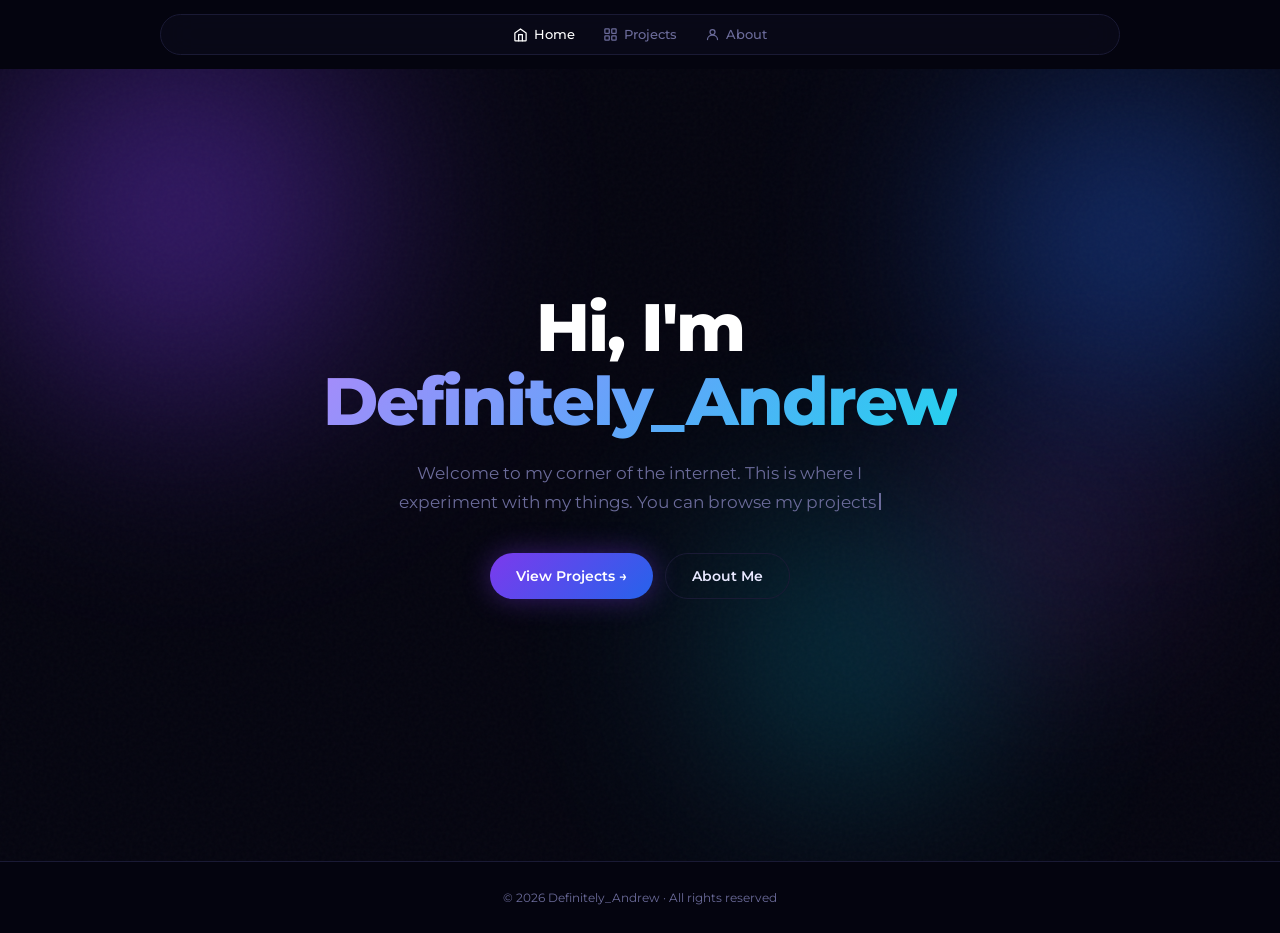
<file: index.html>
<!DOCTYPE html>
<html lang="en">
<head>
    <meta charset="UTF-8">
    <meta name="viewport" content="width=device-width, initial-scale=1.0">
    <title>Home | Definitely_Andrew</title>
    <link rel="preconnect" href="https://fonts.googleapis.com">
    <link rel="preconnect" href="https://fonts.gstatic.com" crossorigin>
    <link href="https://fonts.googleapis.com/css2?family=Montserrat:wght@300;400;500;600;700;800&display=swap" rel="stylesheet">
    <link rel="stylesheet" href="css/style.css">
    <style>
        .hero-typing {
            white-space: nowrap;
        }
        .hero-typing::after {
            content: '';
            display: inline-block;
            height: 1em;
            margin-left: 3px;
            border-right: 2px solid currentColor;
            vertical-align: -0.1em;
            animation: typing-caret 0.8s steps(1) infinite;
        }
        @keyframes typing-caret {
            50% { border-color: transparent; }
        }
        @media (prefers-reduced-motion: reduce) {
            .hero-typing::after { animation: none; }
        }
    </style>
</head>
<body>

    <!-- NAVBAR -->
    <div class="navbar-wrap">
        <nav>
            <ul class="nav-links">
                <li>
                    <a href="index.html" class="nav-active">
                        <svg class="nav-icon" viewBox="0 0 24 24" fill="none" stroke="currentColor" stroke-width="2" stroke-linecap="round" stroke-linejoin="round" aria-hidden="true">
                            <path d="M3 9.75L12 3l9 6.75V21a1 1 0 0 1-1 1H4a1 1 0 0 1-1-1V9.75z"/>
                            <path d="M9 22V12h6v10"/>
                        </svg>
                        Home
                    </a>
                </li>
                <li>
                    <a href="projects.html">
                        <svg class="nav-icon" viewBox="0 0 24 24" fill="none" stroke="currentColor" stroke-width="2" stroke-linecap="round" stroke-linejoin="round" aria-hidden="true">
                            <rect x="3" y="3" width="7" height="7" rx="1"/>
                            <rect x="14" y="3" width="7" height="7" rx="1"/>
                            <rect x="3" y="14" width="7" height="7" rx="1"/>
                            <rect x="14" y="14" width="7" height="7" rx="1"/>
                        </svg>
                        Projects
                    </a>
                </li>
                <li>
                    <a href="about.html">
                        <svg class="nav-icon" viewBox="0 0 24 24" fill="none" stroke="currentColor" stroke-width="2" stroke-linecap="round" stroke-linejoin="round" aria-hidden="true">
                            <circle cx="12" cy="8" r="4"/>
                            <path d="M4 20c0-4 3.6-7 8-7s8 3 8 7"/>
                        </svg>
                        About
                    </a>
                </li>
            </ul>
        </nav>
    </div>

    <!-- HERO -->
    <section class="hero">
        <div class="orb orb-1"></div>
        <div class="orb orb-2"></div>
        <div class="orb orb-3"></div>
        <div class="orb orb-4"></div>

        <div class="hero-content">
            <h1>
                Hi, I'm<br>
                <span class="gradient-text">Definitely_Andrew</span>
            </h1>
            <p>
                Welcome to my corner of the internet. This is where I experiment with my things.
                You can <span class="hero-typing" id="heroTyping">browse my projects</span>
            </p>
            <div class="hero-buttons">
                <a href="projects.html" class="btn-primary">View Projects →</a>
                <a href="about.html" class="btn-secondary">About Me</a>
            </div>
        </div>
    </section>

    <!-- FOOTER -->
    <footer>
        <p>© 2026 Definitely_Andrew · All rights reserved</p>
    </footer>

    <script src="js/version.js"></script>
    <script>
        const typingElement = document.getElementById('heroTyping');
        const typingPhrases = [
            'browse my projects',
            'learn about me',
            "see what i'm doing",
            'just look around'
        ];

        if (!window.matchMedia('(prefers-reduced-motion: reduce)').matches) {
            let phraseIndex = 0;
            let characterIndex = typingPhrases[0].length;
            let deleting = true;

            function typeNextPhrase() {
                const phrase = typingPhrases[phraseIndex];
                typingElement.textContent = phrase.slice(0, characterIndex);

                if (deleting) {
                    characterIndex--;
                    if (characterIndex < 0) {
                        deleting = false;
                        phraseIndex = (phraseIndex + 1) % typingPhrases.length;
                        characterIndex = 0;
                        setTimeout(typeNextPhrase, 350);
                        return;
                    }
                    setTimeout(typeNextPhrase, 45);
                    return;
                }

                characterIndex++;
                if (characterIndex > typingPhrases[phraseIndex].length) {
                    deleting = true;
                    setTimeout(typeNextPhrase, 1600);
                    return;
                }
                setTimeout(typeNextPhrase, 80);
            }

            setTimeout(typeNextPhrase, 1600);
        }
    </script>
</body>
</html>
</file>
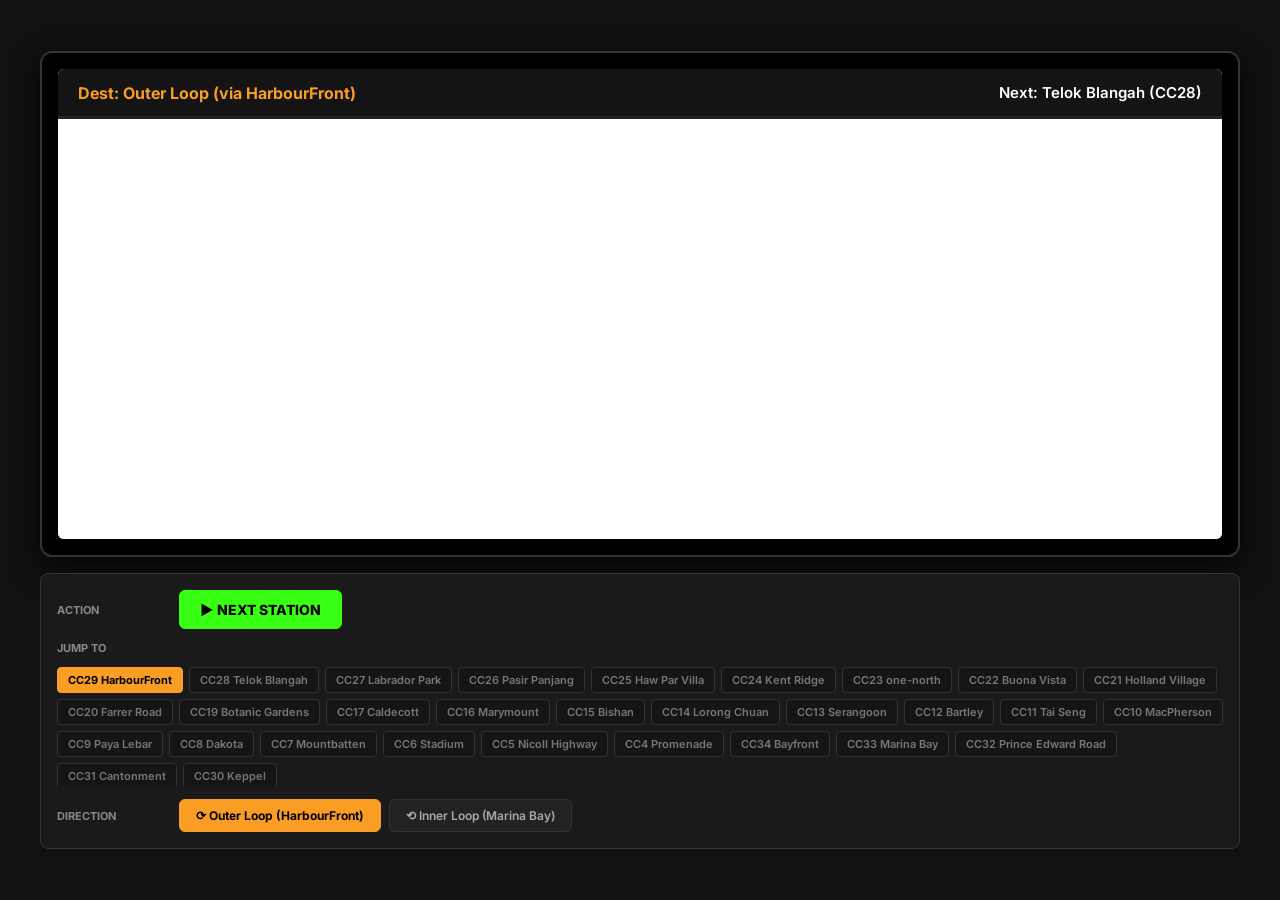
<file: drmd/index.html>
<!DOCTYPE html>
<html lang="en">
<head>
<meta charset="UTF-8">
<meta name="viewport" content="width=device-width, initial-scale=1.0">
<title>TELCSG | CCL Capsule DRMD</title>
<link href="https://fonts.googleapis.com/css2?family=Inter:wght@400;600;700;800&display=swap" rel="stylesheet">
<style>
*, *::before, *::after { box-sizing: border-box; margin: 0; padding: 0; }

body {
    background: #111;
    color: #fff;
    font-family: 'Inter', sans-serif;
    display: flex;
    flex-direction: column;
    align-items: center;
    justify-content: center;
    min-height: 100vh;
    padding: 20px 16px;
    gap: 16px;
}

.drmd-outer {
    width: 100%;
    max-width: 1200px;
    background: #000;
    border-radius: 12px;
    border: 2px solid #333;
    padding: 16px;
    box-shadow: 0 10px 30px rgba(0,0,0,0.8);
}

.drmd-panel {
    background: #ffffff;
    border-radius: 6px;
    overflow: hidden;
    width: 100%;
    display: flex;
    flex-direction: column;
}

.lcd-header {
    background: #141414;
    height: 50px;
    display: flex;
    align-items: center;
    justify-content: space-between;
    padding: 0 20px;
    border-bottom: 3px solid #222;
    flex-shrink: 0;
}
.lcd-dest { font-size: 16px; font-weight: 700; color: #f99d25; }
.lcd-status { font-size: 15px; font-weight: 600; color: #fff; }

.map-container {
    width: 100%;
    background: #ffffff;
    padding: 20px 10px;
    display: flex;
    justify-content: center;
    align-items: center;
}

#mapSvg {
    width: 100%;
    max-width: 1120px;
    height: auto;
    display: block;
}

.controls {
    width: 100%;
    max-width: 1200px;
    background: #1a1a1a;
    padding: 16px;
    border-radius: 8px;
    display: flex;
    flex-direction: column;
    gap: 12px;
    border: 1px solid #333;
}
.ctrl-row { display: flex; align-items: center; gap: 12px; flex-wrap: wrap; }
.ctrl-lbl { font-size: 11px; font-weight: 700; color: #888; text-transform: uppercase; min-width: 110px; }
.btn-grp { display: flex; gap: 8px; flex-wrap: wrap; }
.btn {
    font-family: 'Inter', sans-serif;
    font-size: 12px;
    font-weight: 600;
    padding: 8px 16px;
    border-radius: 6px;
    border: 1px solid #333;
    background: #222;
    color: #aaa;
    cursor: pointer;
}
.btn:hover { background: #2c2c2c; color: #fff; }
.btn.on { background: #f99d25; color: #000; border-color: #f99d25; font-weight: 700; }
.btn-next { background: #39ff14; color: #000; border-color: #39ff14; font-size: 14px; font-weight: 800; padding: 10px 20px; }
.station-scroll { display: flex; gap: 6px; flex-wrap: wrap; max-height: 120px; overflow-y: auto; width: 100%; }
.sbtn {
    font-family: 'Inter', sans-serif;
    font-size: 11px;
    font-weight: 600;
    padding: 5px 10px;
    border-radius: 4px;
    border: 1px solid #333;
    background: #151515;
    color: #777;
    cursor: pointer;
}
.sbtn:hover { background: #222; color: #ccc; }
.sbtn.on { background: #f99d25; color: #000; border-color: #f99d25; font-weight: 700; }
</style>
</head>
<body>

<div class="drmd-outer">
  <div class="drmd-panel">
    <div class="lcd-header">
      <div class="lcd-dest" id="lcdDest">Circle Line</div>
      <div class="lcd-status" id="lcdStatus">Loading...</div>
    </div>
    <div class="map-container">
      <svg id="mapSvg" viewBox="0 0 1120 380" xmlns="http://www.w3.org/2000/svg"></svg>
    </div>
  </div>
</div>

<div class="controls">
  <div class="ctrl-row">
    <span class="ctrl-lbl">Action</span>
    <div class="btn-grp">
      <button class="btn btn-next" onclick="triggerNextStation()">▶ NEXT STATION</button>
    </div>
  </div>
  <div class="ctrl-row">
    <span class="ctrl-lbl">Jump To</span>
    <div class="station-scroll" id="stationBtns"></div>
  </div>
  <div class="ctrl-row">
    <span class="ctrl-lbl">Direction</span>
    <div class="btn-grp">
      <button class="btn on" id="btnCW" onclick="setDir('cw')">⟳ Outer Loop (HarbourFront)</button>
      <button class="btn" id="btnCCW" onclick="setDir('ccw')">⟲ Inner Loop (Marina Bay)</button>
    </div>
  </div>
</div>

<script>
const STATIONS = [
    { c: 'CC29', n: 'HarbourFront',       x: 160, y: 80,  ldir: 1,  ix: ['NE 1'] },
    { c: 'CC27', n: 'Labrador Park',      x: 270, y: 80,  ldir: 1,  ix: [] },
    { c: 'CC25', n: 'Haw Par Villa',      x: 380, y: 80,  ldir: 1,  ix: [] },
    { c: 'CC23', n: 'one-north',          x: 490, y: 80,  ldir: 1,  ix: [] },
    { c: 'CC21', n: 'Holland Village',    x: 600, y: 80,  ldir: 1,  ix: [] },
    { c: 'CC19', n: 'Botanic Gardens',    x: 710, y: 80,  ldir: 1,  ix: ['DT 9'] },
    { c: 'CC16', n: 'Marymount',          x: 840, y: 80,  ldir: 1,  ix: [] },
    { c: 'CC15', n: 'Bishan',             x: 930, y: 80,  ldir: -1, ix: ['NS 17'] },
    { c: 'CC14', n: 'Lorong Chuan',       x: 1040, y: 190, ldir: 0,  ix: [] },
    { c: 'CC13', n: 'Serangoon',          x: 930, y: 300, ldir: -1, ix: ['NE 12'] },
    { c: 'CC11', n: 'Tai Seng',           x: 820, y: 300, ldir: -1, ix: [] },
    { c: 'CC10', n: 'MacPherson',         x: 710, y: 300, ldir: -1, ix: ['DT 26'] },
    { c: 'CC8',  n: 'Dakota',             x: 600, y: 300, ldir: -1, ix: [] },
    { c: 'CC7',  n: 'Mountbatten',        x: 490, y: 300, ldir: -1, ix: [] },
    { c: 'CC5',  n: 'Nicoll Highway',     x: 380, y: 300, ldir: -1, ix: [] },
    { c: 'CC4',  n: 'Promenade',          x: 300, y: 300, ldir: -1, ix: ['DT 15'] },
    { c: 'CC34', n: 'Bayfront',           x: 220, y: 300, ldir: -1, ix: ['DT 16'] },
    { c: 'CC33', n: 'Marina Bay',         x: 160, y: 300, ldir: -1, ix: ['NS 27', 'TE 20'] },
    { c: 'CC32', n: 'Prince Edward Road', x: 105, y: 260, ldir: -1, ix: [] },
    { c: 'CC31', n: 'Cantonment',         x: 70,  y: 190, ldir: 2,  ix: [] },
    { c: 'CC30', n: 'Keppel',             x: 105, y: 120, ldir: -1, ix: [] },

    { c: 'CC28', n: 'Telok Blangah',      x: 215, y: 80,  ldir: -1, ix: [] },
    { c: 'CC26', n: 'Pasir Panjang',      x: 325, y: 80,  ldir: -1, ix: [] },
    { c: 'CC24', n: 'Kent Ridge',         x: 435, y: 80,  ldir: -1, ix: [] },
    { c: 'CC22', n: 'Buona Vista',        x: 545, y: 80,  ldir: -1, ix: ['EW 21'] },
    { c: 'CC20', n: 'Farrer Road',        x: 655, y: 80,  ldir: -1, ix: [] },
    { c: 'CC17', n: 'Caldecott',          x: 785, y: 80,  ldir: -1, ix: ['TE 9'] },
    { c: 'CC12', n: 'Bartley',            x: 875, y: 300, ldir: -1, ix: [] },
    { c: 'CC9',  n: 'Paya Lebar',         x: 655, y: 300, ldir: 1,  ix: ['EW 8'] },
    { c: 'CC6',  n: 'Stadium',            x: 435, y: 300, ldir: 1,  ix: [] },

    { c: 'CC1',  n: 'Dhoby Ghaut',        x: 140, y: 190, ldir: -1, ix: ['NE 6', 'NS 24'], faded: true },
    { c: 'CC2',  n: 'Bras Basah',         x: 210, y: 190, ldir: -1, ix: [], faded: true },
    { c: 'CC3',  n: 'Esplanade',          x: 280, y: 190, ldir: -1, ix: [], faded: true }
];

const LINE_COLORS = {
    CC: '#f99d25', NS: '#d42e12', EW: '#009645', NE: '#9900aa', DT: '#005da9', TE: '#9d5b25'
};

const TRAVEL_SEQUENCE = [
    'CC29','CC28','CC27','CC26','CC25','CC24','CC23','CC22','CC21','CC20','CC19',
    'CC17','CC16','CC15','CC14','CC13','CC12','CC11','CC10','CC9','CC8','CC7',
    'CC6','CC5','CC4','CC34','CC33','CC32','CC31','CC30'
];

let curCode = 'CC29';
let dir = 'cw';

function getSeqIndex(code) { return TRAVEL_SEQUENCE.indexOf(code); }
function getStation(code) { return STATIONS.find(s => s.c === code); }

function nxtIdx(code, d) {
    let i = getSeqIndex(code);
    if (i === -1) return 0;
    if (d === 'cw') {
        return (i + 1) % TRAVEL_SEQUENCE.length;
    } else {
        return (i - 1 + TRAVEL_SEQUENCE.length) % TRAVEL_SEQUENCE.length;
    }
}

function svgEl(tag, attrs, txt) {
    const el = document.createElementNS('http://www.w3.org/2000/svg', tag);
    for (const [k, v] of Object.entries(attrs)) el.setAttribute(k, v);
    if (txt !== undefined) el.textContent = txt;
    return el;
}

function buildMap() {
    const svg = document.getElementById('mapSvg');
    if (!svg) return;
    svg.innerHTML = '';

    const trackGroup = svgEl('g');
    const mainTrack = svgEl('path', {
        d: "M 160 80 L 930 80 A 110 110 0 0 1 1040 190 A 110 110 0 0 1 930 300 L 160 300 A 110 110 0 0 1 50 190 A 110 110 0 0 1 160 80",
        fill: "none", stroke: LINE_COLORS.CC, "stroke-width": "7", "stroke-linecap": "round", "stroke-linejoin": "round"
    });
    trackGroup.appendChild(mainTrack);

    const spurTrack = svgEl('path', {
        d: "M 140 190 L 280 190 C 320 190 300 300 300 300",
        fill: "none", stroke: "#fbe2c5", "stroke-width": "6", "stroke-linecap": "round", opacity: "0.8"
    });
    trackGroup.appendChild(spurTrack);
    svg.appendChild(trackGroup);

    const curSeqI = getSeqIndex(curCode);

    STATIONS.forEach(st => {
        const seqI = getSeqIndex(st.c);
        let state = 'future';
        if (st.c === curCode) {
            state = 'current';
        } else if (st.faded) {
            state = 'faded';
        } else if (seqI !== -1 && curSeqI !== -1) {
            let dist = (seqI - curSeqI + TRAVEL_SEQUENCE.length) % TRAVEL_SEQUENCE.length;
            if (dir === 'cw') {
                state = (dist <= TRAVEL_SEQUENCE.length / 2 && dist > 0) ? 'future' : 'past';
            } else {
                let revDist = (curSeqI - seqI + TRAVEL_SEQUENCE.length) % TRAVEL_SEQUENCE.length;
                state = (revDist <= TRAVEL_SEQUENCE.length / 2 && revDist > 0) ? 'future' : 'past';
            }
        }

        let dotFill = '#39ff14', dotStroke = '#39ff14', dotR = 6, dotStrokeW = 0;
        if (state === 'current') {
            dotFill = '#ff0000'; dotStroke = '#ff0000'; dotR = 9;
        } else if (state === 'future') {
            dotFill = '#39ff14'; dotStroke = '#39ff14';
        } else if (state === 'past') {
            dotFill = '#ffce00'; dotStroke = LINE_COLORS.CC; dotStrokeW = 2.5; dotR = 7;
        } else if (state === 'faded') {
            dotFill = '#fff'; dotStroke = '#fbe2c5'; dotStrokeW = 2;
        }

        svg.appendChild(svgEl('circle', {
            cx: st.x, cy: st.y, r: dotR, fill: dotFill, 
            stroke: dotStroke, 'stroke-width': dotStrokeW
        }));

        drawStationLabels(svg, st);
    });
}

function drawStationLabels(svg, st) {
    const isFaded = st.faded;
    const opacity = isFaded ? '0.4' : '1';
    
    const allCodes = [st.c, ...st.ix];
    let totalPillWidth = 0;
    const pillData = allCodes.map(code => {
        const type = code.substring(0, 2);
        const w = code.length > 4 ? 40 : 34;
        totalPillWidth += w + 4;
        return { text: code, type, w };
    });
    totalPillWidth -= 4;

    let startX = st.x - totalPillWidth / 2;
    let pillY, nameY;
    let textAnchor = "middle";
    let nameX = st.x;

    if (st.ldir === 1) {
        pillY = st.y - 20; nameY = st.y - 32;
    } else if (st.ldir === -1) {
        pillY = st.y + 10; nameY = st.y + 26;
    } else if (st.ldir === 2) {
        startX = st.x - 30 - totalPillWidth;
        pillY = st.y - 8; nameY = st.y + 12;
        nameX = startX + totalPillWidth; textAnchor = "end";
    } else if (st.ldir === 0) {
        startX = st.x + 20;
        pillY = st.y - 8; nameY = st.y + 12;
        nameX = startX; textAnchor = "start";
    }

    let curX = startX;
    pillData.forEach(p => {
        const isCC = p.type === 'CC';
        const bg = LINE_COLORS[p.type] || '#333';
        const fg = isCC ? '#000' : '#fff';

        const g = svgEl('g', { opacity });
        g.appendChild(svgEl('rect', {
            x: curX, y: pillY, width: p.w, height: 15, rx: 7.5, fill: bg
        }));
        
        const txt = svgEl('text', {
            x: curX + p.w / 2, y: pillY + 11,
            'text-anchor': 'middle', 'font-family': 'Inter, sans-serif',
            'font-size': '9', 'font-weight': '700', fill: fg
        });
        txt.textContent = p.text;
        g.appendChild(txt);
        svg.appendChild(g);

        curX += p.w + 4;
    });

    const nameTxt = svgEl('text', {
        x: nameX, y: nameY, 'text-anchor': textAnchor,
        'font-family': 'Inter, sans-serif', 'font-size': '10',
        'font-weight': '600', fill: '#111', opacity
    });
    nameTxt.textContent = st.n;
    svg.appendChild(nameTxt);
}

function updateLED() {
    const nextCode = TRAVEL_SEQUENCE[nxtIdx(curCode, dir)];
    const nxtSt = getStation(nextCode);
    document.getElementById('lcdDest').textContent = dir === 'cw' ? 'Dest: Outer Loop (via HarbourFront)' : 'Dest: Inner Loop (via Marina Bay)';
    document.getElementById('lcdStatus').textContent = `Next: ${nxtSt.n} (${nxtSt.c})`;
}

function triggerNextStation() {
    curCode = TRAVEL_SEQUENCE[nxtIdx(curCode, dir)];
    updateUI();
}

function setDir(d) {
    dir = d;
    document.getElementById('btnCW').classList.toggle('on',  d === 'cw');
    document.getElementById('btnCCW').classList.toggle('on', d === 'ccw');
    updateUI();
}

function buildStationBtns() {
    const wrap = document.getElementById('stationBtns');
    if (!wrap) return;
    wrap.innerHTML = '';
    TRAVEL_SEQUENCE.forEach((code) => {
        const st = getStation(code);
        const b = document.createElement('button');
        b.className = 'sbtn' + (code === curCode ? ' on' : '');
        b.textContent = `${st.c} ${st.n}`;
        b.addEventListener('click', () => {
            curCode = code;
            updateUI();
        });
        wrap.appendChild(b);
    });
}

function updateStationBtns() {
    document.querySelectorAll('#stationBtns .sbtn').forEach((b, i) => {
        b.classList.toggle('on', TRAVEL_SEQUENCE[i] === curCode);
    });
}

function updateUI() {
    updateLED();
    updateStationBtns();
    buildMap();
}

window.addEventListener('DOMContentLoaded', () => {
    buildStationBtns();
    updateUI();
});
</script>
</body>
</html>
</file>
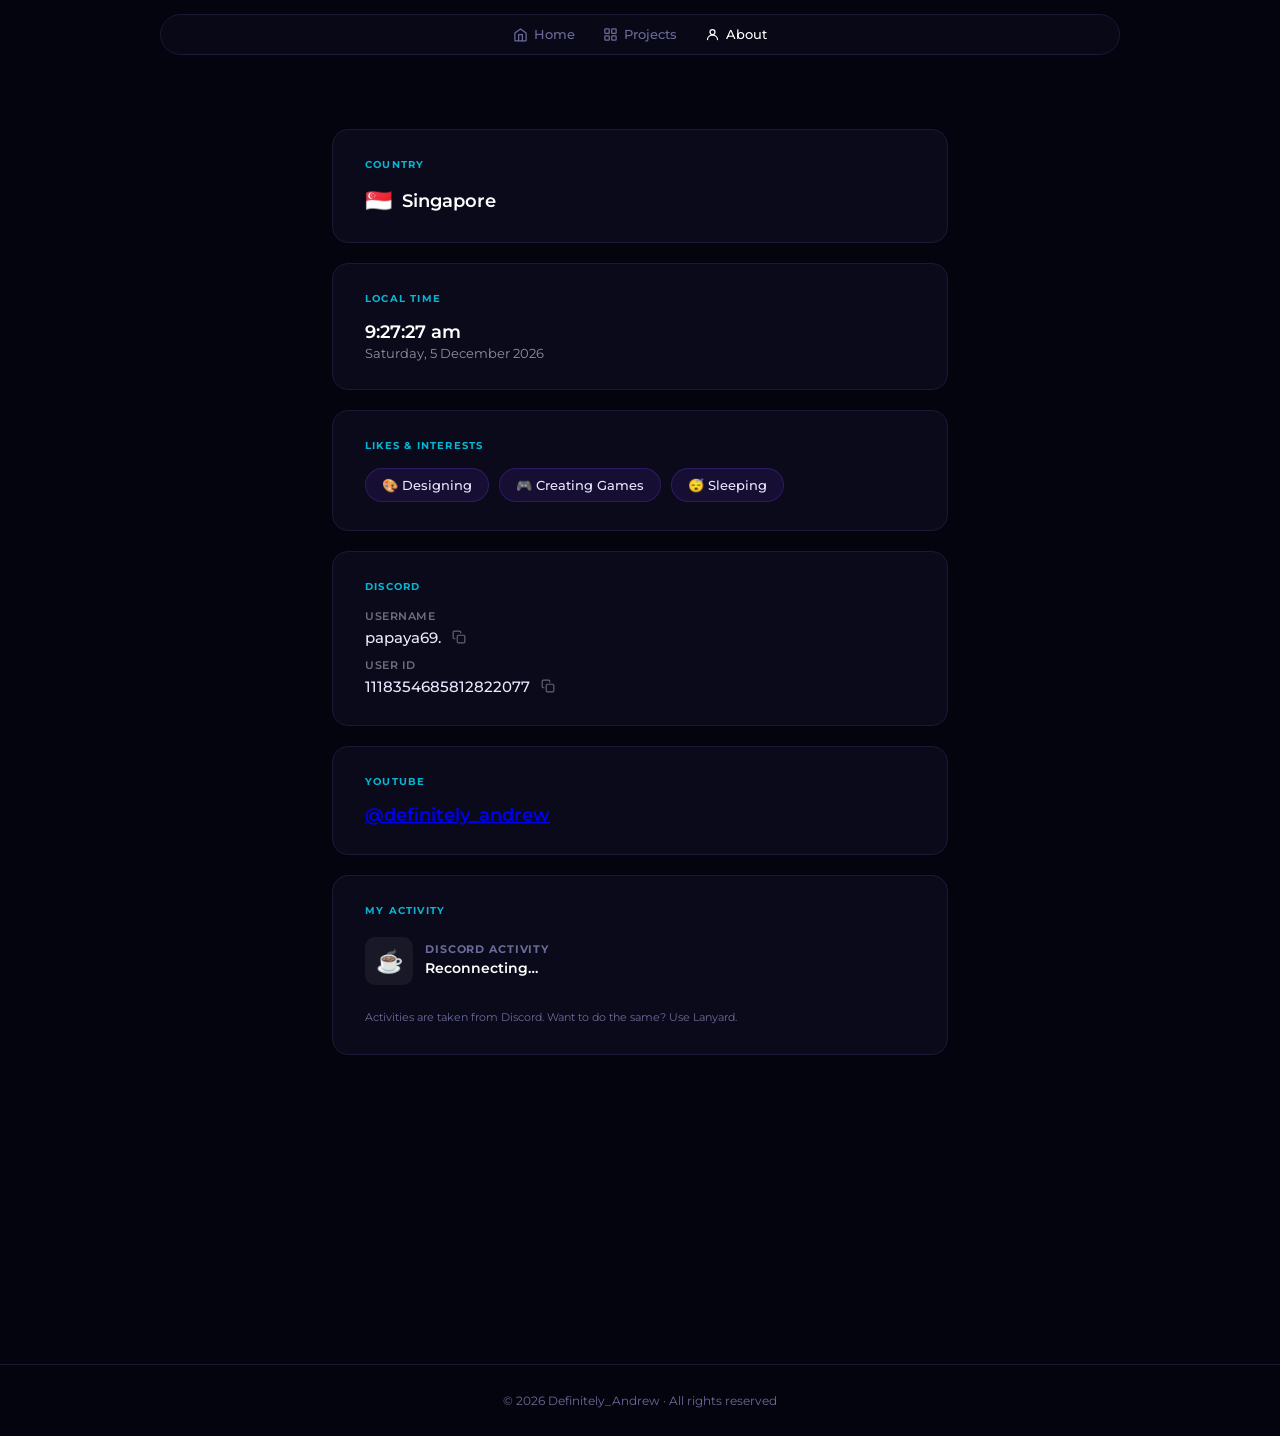
<file: about.html>
<!DOCTYPE html>
<html lang="en">
<head>
    <meta charset="UTF-8">
    <meta name="viewport" content="width=device-width, initial-scale=1.0">
    <title>About | Definitely_Andrew</title>
    <link rel="preconnect" href="https://fonts.googleapis.com">
    <link rel="preconnect" href="https://fonts.gstatic.com" crossorigin>
    <link href="https://fonts.googleapis.com/css2?family=Montserrat:wght@300;400;500;600;700;800&display=swap" rel="stylesheet">
    <link rel="stylesheet" href="css/style.css">
    <style>
        @media (max-width: 480px) {
            .about-card-value { font-size: 15px; }
            .lang-name, .lang-pct { font-size: 12px; }
        }
        .about-card-sub {
            font-size: 13px;
            opacity: 0.6;
            margin-top: 2px;
        }
        .activity-status {
            display: flex;
            align-items: center;
            gap: 12px;
            margin: 4px 0 14px;
        }
        .activity-list {
            display: flex;
            flex-direction: column;
        }
        .activity-item + .activity-item {
            border-top: 1px solid var(--border);
            margin-top: 16px;
            padding-top: 16px;
        }
        .activity-icon {
            width: 48px;
            height: 48px;
            flex: 0 0 48px;
            display: grid;
            place-items: center;
            overflow: hidden;
            border-radius: 10px;
            background: rgba(255,255,255,.06);
            color: var(--muted);
            font-size: 22px;
        }
        .activity-icon img {
            width: 100%;
            height: 100%;
            object-fit: cover;
        }
        .activity-app {
            font-size: 11px;
            font-weight: 700;
            letter-spacing: .08em;
            text-transform: uppercase;
            color: var(--muted);
            margin-bottom: 3px;
        }
        .activity-title {
            font-size: 14px;
            font-weight: 600;
            color: #fff;
        }
        .activity-context {
            font-size: 12px;
            color: var(--muted);
            margin-top: 3px;
        }
        .activity-detail {
            font-size: 12px;
            color: var(--muted);
            margin-top: 3px;
        }
        .activity-track-progress {
            display: flex;
            align-items: center;
            gap: 9px;
            margin: 10px 0;
            font-size: 10px;
            color: var(--muted);
            font-variant-numeric: tabular-nums;
        }
        .activity-progress-track {
            height: 4px;
            flex: 1;
            overflow: hidden;
            border-radius: 9999px;
            background: rgba(255,255,255,.12);
        }
        .activity-progress-fill {
            width: 0;
            height: 100%;
            border-radius: inherit;
            background: #1ed760;
        }
        .activity-actions {
            display: flex;
            flex-wrap: wrap;
            gap: 8px;
        }
        .activity-button {
            display: inline-flex;
            align-items: center;
            font: 600 12px Montserrat, sans-serif;
            color: var(--text);
            background: rgba(255,255,255,.05);
            border: 1px solid var(--border);
            border-radius: 9999px;
            padding: 8px 14px;
            cursor: pointer;
            text-decoration: none;
            transition: background .2s, border-color .2s;
        }
        .activity-button:hover:not(:disabled) {
            background: rgba(255,255,255,.1);
            border-color: var(--border-hover);
        }
        .activity-button:disabled {
            cursor: not-allowed;
            opacity: .5;
        }
        .activity-note {
            margin-top: 10px;
            font-size: 11px;
            line-height: 1.5;
            color: var(--muted);
        }
        .discord-row {
            display: flex;
            flex-direction: column;
            gap: 10px;
            margin-top: 4px;
        }
        .discord-field-label {
            font-size: 11px;
            font-weight: 600;
            opacity: 0.45;
            letter-spacing: 0.05em;
            text-transform: uppercase;
            display: block;
            margin-bottom: 3px;
        }
        .discord-field-value {
            display: flex;
            align-items: center;
            gap: 7px;
            font-size: 15px;
            font-weight: 500;
        }
        .copy-btn {
            background: none;
            border: none;
            cursor: pointer;
            padding: 4px;
            border-radius: 6px;
            color: inherit;
            opacity: 0.4;
            transition: opacity 0.2s, background 0.2s;
            display: flex;
            align-items: center;
            flex-shrink: 0;
        }
        .copy-btn svg {
            width: 14px;
            height: 14px;
        }
        .copy-btn:hover {
            opacity: 0.9;
            background: rgba(255,255,255,0.08);
        }
        .copy-btn.copied {
            opacity: 1;
            color: #48c774;
        }
    </style>
</head>
<body>

    <!-- NAVBAR -->
    <div class="navbar-wrap">
        <nav>
            <ul class="nav-links">
                <li>
                    <a href="index.html">
                        <svg class="nav-icon" viewBox="0 0 24 24" fill="none" stroke="currentColor" stroke-width="2" stroke-linecap="round" stroke-linejoin="round" aria-hidden="true">
                            <path d="M3 9.75L12 3l9 6.75V21a1 1 0 0 1-1 1H4a1 1 0 0 1-1-1V9.75z"/>
                            <path d="M9 22V12h6v10"/>
                        </svg>
                        Home
                    </a>
                </li>
                <li>
                    <a href="projects.html">
                        <svg class="nav-icon" viewBox="0 0 24 24" fill="none" stroke="currentColor" stroke-width="2" stroke-linecap="round" stroke-linejoin="round" aria-hidden="true">
                            <rect x="3" y="3" width="7" height="7" rx="1"/>
                            <rect x="14" y="3" width="7" height="7" rx="1"/>
                            <rect x="3" y="14" width="7" height="7" rx="1"/>
                            <rect x="14" y="14" width="7" height="7" rx="1"/>
                        </svg>
                        Projects
                    </a>
                </li>
                <li>
                    <a href="about.html" class="nav-active">
                        <svg class="nav-icon" viewBox="0 0 24 24" fill="none" stroke="currentColor" stroke-width="2" stroke-linecap="round" stroke-linejoin="round" aria-hidden="true">
                            <circle cx="12" cy="8" r="4"/>
                            <path d="M4 20c0-4 3.6-7 8-7s8 3 8 7"/>
                        </svg>
                        About
                    </a>
                </li>
            </ul>
        </nav>
    </div>

    <!-- ABOUT SECTION -->
    <section class="about-section">
        <div class="about-container">

            <!-- Country -->
            <div class="about-card">
                <div class="about-card-label">Country</div>
                <div class="about-card-value">
                    <span class="flag">🇸🇬</span> Singapore
                </div>
            </div>

            <!-- Local Time -->
            <div class="about-card">
                <div class="about-card-label">Local Time</div>
                <div class="about-card-value" id="sgClock">—</div>
                <div class="about-card-sub" id="sgDate">—</div>
            </div>

            <!-- Likes & Interests -->
            <div class="about-card">
                <div class="about-card-label">Likes &amp; Interests</div>
                <div class="interests-list">
                    <span class="interest-tag">🎨 Designing</span>
                    <span class="interest-tag">🎮 Creating Games</span>
                    <span class="interest-tag">😴 Sleeping</span>
                </div>
            </div>

            <!-- Discord -->
            <div class="about-card">
                <div class="about-card-label">Discord</div>
                <div class="discord-row">
                    <div class="discord-field">
                        <span class="discord-field-label">Username</span>
                        <div class="discord-field-value">
                            <span id="discordUsername">papaya69.</span>
                            <button class="copy-btn" aria-label="Copy username" onclick="copyText('discordUsername', this)">
                                <svg viewBox="0 0 24 24" fill="none" stroke="currentColor" stroke-width="2" stroke-linecap="round" stroke-linejoin="round" aria-hidden="true">
                                    <rect x="9" y="9" width="13" height="13" rx="2"/>
                                    <path d="M5 15H4a2 2 0 0 1-2-2V4a2 2 0 0 1 2-2h9a2 2 0 0 1 2 2v1"/>
                                </svg>
                            </button>
                        </div>
                    </div>
                    <div class="discord-field">
                        <span class="discord-field-label">User ID</span>
                        <div class="discord-field-value">
                            <span id="discordId">1118354685812822077</span>
                            <button class="copy-btn" aria-label="Copy user ID" onclick="copyText('discordId', this)">
                                <svg viewBox="0 0 24 24" fill="none" stroke="currentColor" stroke-width="2" stroke-linecap="round" stroke-linejoin="round" aria-hidden="true">
                                    <rect x="9" y="9" width="13" height="13" rx="2"/>
                                    <path d="M5 15H4a2 2 0 0 1-2-2V4a2 2 0 0 1 2-2h9a2 2 0 0 1 2 2v1"/>
                                </svg>
                            </button>
                        </div>
                    </div>
                </div>
            </div>

            <!-- YouTube -->
            <div class="about-card">
                <div class="about-card-label">YouTube</div>
                <div class="about-card-value">
                    <a href="https://www.youtube.com/@definitely_andrew" target="_blank" rel="noopener noreferrer">@definitely_andrew</a>
                </div>
            </div>

            <!-- My Activity -->
            <div class="about-card">
                <div class="about-card-label">My Activity</div>
                <div class="activity-list" id="activityList" aria-live="polite">
                    <div class="activity-status">
                        <div class="activity-icon" aria-hidden="true">…</div>
                        <div>
                            <div class="activity-app">Discord activity</div>
                            <div class="activity-title">Loading activity…</div>
                        </div>
                    </div>
                </div>
                <p class="activity-note">Activities are taken from Discord. Want to do the same? Use Lanyard.</p>
            </div>

            <!-- Language Proficiency -->
            <div class="about-card">
                <div class="about-card-label">Language Proficiency</div>
                <div class="lang-list">

                    <div class="lang-item">
                        <div class="lang-header">
                            <span class="lang-name">English</span>
                            <span class="lang-pct">100%</span>
                        </div>
                        <div class="lang-bar-bg">
                            <div class="lang-bar-fill" style="--pct: 100%"></div>
                        </div>
                    </div>

                    <div class="lang-item">
                        <div class="lang-header">
                            <span class="lang-name">Chinese</span>
                            <span class="lang-pct">94%</span>
                        </div>
                        <div class="lang-bar-bg">
                            <div class="lang-bar-fill" style="--pct: 94%"></div>
                        </div>
                    </div>

                    <div class="lang-item">
                        <div class="lang-header">
                            <span class="lang-name">Vietnamese</span>
                            <span class="lang-pct">48%</span>
                        </div>
                        <div class="lang-bar-bg">
                            <div class="lang-bar-fill" style="--pct: 48%"></div>
                        </div>
                    </div>

                </div>
            </div>

        </div>
    </section>

    <!-- FOOTER -->
    <footer>
        <p>© 2026 Definitely_Andrew · All rights reserved</p>
    </footer>

    <script src="js/version.js"></script>
    <script>
        // ── COPY TO CLIPBOARD ──
        function copyText(elementId, btn) {
            const text = document.getElementById(elementId).textContent;
            navigator.clipboard.writeText(text).then(() => {
                btn.classList.add('copied');
                btn.innerHTML = `<svg viewBox="0 0 24 24" fill="none" stroke="currentColor" stroke-width="2.5" stroke-linecap="round" stroke-linejoin="round" aria-hidden="true"><polyline points="20 6 9 17 4 12"/></svg>`;
                setTimeout(() => {
                    btn.classList.remove('copied');
                    btn.innerHTML = `<svg viewBox="0 0 24 24" fill="none" stroke="currentColor" stroke-width="2" stroke-linecap="round" stroke-linejoin="round" aria-hidden="true"><rect x="9" y="9" width="13" height="13" rx="2"/><path d="M5 15H4a2 2 0 0 1-2-2V4a2 2 0 0 1 2-2h9a2 2 0 0 1 2 2v1"/></svg>`;
                }, 1800);
            });
        }

        // ── DISCORD ACTIVITY ──
        const LANYARD_USER_ID = '1118354685812822077';
        const activityList = document.getElementById('activityList');
        let displayedActivities = [];
        let lanyardSocket;
        let lanyardHeartbeat;

        function setActivityMessage(app, title, detail, icon = '…') {
            const status = document.createElement('div');
            status.className = 'activity-status';
            const iconElement = document.createElement('div');
            iconElement.className = 'activity-icon';
            iconElement.setAttribute('aria-hidden', 'true');
            iconElement.textContent = icon;
            const content = document.createElement('div');
            const appElement = document.createElement('div');
            appElement.className = 'activity-app';
            appElement.textContent = app;
            const titleElement = document.createElement('div');
            titleElement.className = 'activity-title';
            titleElement.textContent = title;
            const detailElement = document.createElement('div');
            detailElement.className = 'activity-detail';
            detailElement.textContent = detail;
            content.append(appElement, titleElement, detailElement);
            status.append(iconElement, content);
            activityList.replaceChildren(status);
            displayedActivities = [];
        }

        function formatActivityDuration(milliseconds) {
            const totalSeconds = Math.max(0, Math.floor(milliseconds / 1000));
            const hours = Math.floor(totalSeconds / 3600);
            const minutes = Math.floor((totalSeconds % 3600) / 60);
            const seconds = totalSeconds % 60;
            return hours
                ? `${hours}h ${minutes.toString().padStart(2, '0')}m`
                : `${minutes}m ${seconds.toString().padStart(2, '0')}s`;
        }

        function appLabel(name) {
            const normalized = name.toLowerCase();
            if (normalized.includes('visual studio code') || normalized.includes('vs code')) return 'Visual Studio Code';
            if (normalized.includes('roblox studio')) return 'Roblox Studio';
            if (normalized.includes('roblox')) return 'Roblox';
            if (normalized.includes('spotify')) return 'Spotify';
            if (normalized.includes('youtube music') || normalized.includes('yt music')) return 'YouTube Music';
            if (normalized.includes('capcut')) return 'CapCut';
            if (normalized.includes('freeform')) return 'Freeform';
            if (normalized.includes('freebuff')) return 'Freebuff';
            if (normalized.includes('pycharm')) return 'PyCharm CE';
            if (/\b(word|powerpoint|excel|teams)\b/.test(normalized)
                || normalized.includes('microsoft')) {
                return name;
            }
            return null;
        }

        function activityImageUrl(activity, spotify) {
            if (activity.name.toLowerCase().includes('spotify') && spotify?.album_art_url) {
                return spotify.album_art_url;
            }
            const image = activity.assets?.large_image || activity.assets?.small_image;
            if (!image) return null;
            if (/^https?:\/\//i.test(image)) return image;
            if (image.startsWith('mp:external/')) {
                return `https://media.discordapp.net/external/${image.slice('mp:external/'.length)}`;
            }
            return activity.application_id
                ? `https://cdn.discordapp.com/app-assets/${activity.application_id}/${image}.png`
                : null;
        }

        function activityFallbackIcon(app) {
            if (app === 'Visual Studio Code') return '</>';
            if (app === 'Spotify' || app === 'YouTube Music') return '♪';
            if (app === 'CapCut' || app === 'Freeform') return '✦';
            if (app.startsWith('Microsoft') || /\b(word|powerpoint|excel|outlook|onenote|teams|onedrive)\b/i.test(app)) return '▤';
            return '🎮';
        }

        function createActivityElement(activity, spotify) {
            const article = document.createElement('article');
            article.className = 'activity-item';

            const status = document.createElement('div');
            status.className = 'activity-status';
            const icon = document.createElement('div');
            icon.className = 'activity-icon';
            icon.setAttribute('aria-hidden', 'true');
            const fallbackIcon = activityFallbackIcon(activity.app);
            icon.textContent = fallbackIcon;
            const imageUrl = activityImageUrl(activity.source, spotify);
            if (imageUrl) {
                const image = document.createElement('img');
                image.src = imageUrl;
                image.alt = '';
                image.onerror = () => icon.replaceChildren(document.createTextNode(fallbackIcon));
                icon.replaceChildren(image);
            }

            const content = document.createElement('div');
            const appElement = document.createElement('div');
            appElement.className = 'activity-app';
            appElement.textContent = activity.app;
            const titleElement = document.createElement('div');
            titleElement.className = 'activity-title';
            titleElement.textContent = activity.title;
            if (activity.context) {
                const contextElement = document.createElement('div');
                contextElement.className = 'activity-context';
                contextElement.textContent = activity.context;
                content.append(appElement, titleElement, contextElement);
            } else {
                content.append(appElement, titleElement);
            }
            const detailElement = document.createElement('div');
            detailElement.className = 'activity-detail';
            activity.detailElement = detailElement;
            content.append(detailElement);
            status.append(icon, content);
            article.append(status);

            if (activity.isSpotify && activity.start && activity.end) {
                const progress = document.createElement('div');
                progress.className = 'activity-track-progress';
                progress.setAttribute('role', 'progressbar');
                progress.setAttribute('aria-label', 'Song progress');
                progress.setAttribute('aria-valuemin', '0');
                progress.setAttribute('aria-valuemax', '100');
                const elapsed = document.createElement('span');
                const track = document.createElement('div');
                track.className = 'activity-progress-track';
                const progressFill = document.createElement('div');
                progressFill.className = 'activity-progress-fill';
                track.append(progressFill);
                const remaining = document.createElement('span');
                progress.append(elapsed, track, remaining);
                article.append(progress);
                activity.progressElements = { progress, progressFill, elapsed, remaining };
            }

            if (activity.isSpotify && spotify?.track_id) {
                const actions = document.createElement('div');
                actions.className = 'activity-actions';
                const link = document.createElement('a');
                link.className = 'activity-button';
                link.href = `https://open.spotify.com/track/${encodeURIComponent(spotify.track_id)}`;
                link.target = '_blank';
                link.rel = 'noopener noreferrer';
                link.textContent = 'Play on Spotify';
                actions.append(link);
                article.append(actions);
            }

            return article;
        }

        function updateActivityDurations() {
            const now = Date.now();
            for (const activity of displayedActivities) {
                if (activity.progressElements) {
                    const { progress, progressFill, elapsed, remaining } = activity.progressElements;
                    const duration = activity.end - activity.start;
                    const current = Math.min(Math.max(now, activity.start), activity.end);
                    const percent = duration > 0 ? ((current - activity.start) / duration) * 100 : 0;
                    progressFill.style.width = `${percent}%`;
                    progress.setAttribute('aria-valuenow', String(Math.round(percent)));
                    elapsed.textContent = formatActivityDuration(current - activity.start);
                    remaining.textContent = `-${formatActivityDuration(activity.end - current)}`;
                } else if (activity.start) {
                    activity.detailElement.textContent = `Active for ${formatActivityDuration(now - activity.start)}`;
                } else {
                    activity.detailElement.textContent = 'Active now';
                }
            }
        }

        function showActivity(activities, spotify) {
            const visibleActivities = [...activities];
            if (spotify && !visibleActivities.some(item => item.name.toLowerCase().includes('spotify'))) {
                visibleActivities.unshift({
                    name: 'Spotify',
                    details: spotify.song,
                    timestamps: spotify.timestamps
                });
            }
            const supportedActivities = visibleActivities
                .map(activity => ({ activity, app: appLabel(activity.name) }))
                .filter(entry => entry.app);
            if (supportedActivities.length === 0) {
                setActivityMessage('', 'just chilling', '', '☕');
                return;
            }

            displayedActivities = [];
            const rendered = supportedActivities.map(({ activity, app }) => {
                const isSpotify = app === 'Spotify';
                const start = isSpotify
                    ? (spotify?.timestamps?.start || activity.timestamps?.start || null)
                    : (activity.timestamps?.start || null);
                const end = isSpotify
                    ? (spotify?.timestamps?.end || null)
                    : (activity.timestamps?.end || null);
                const title = isSpotify && spotify
                    ? `${spotify.song} — ${spotify.artist}`
                    : (activity.details || activity.state || `On ${app}`);
                const context = app === 'Visual Studio Code' && activity.details && activity.state
                    ? activity.state
                    : null;
                const entry = {
                    app,
                    title,
                    context,
                    start,
                    end,
                    isSpotify,
                    detailElement: null,
                    progressElements: null,
                    source: activity
                };
                const element = createActivityElement(entry, spotify);
                displayedActivities.push(entry);
                return element;
            });
            activityList.replaceChildren(...rendered);
            updateActivityDurations();
        }

        function handleLanyardPresence(presence) {
            if (!presence || !Array.isArray(presence.activities)) {
                setActivityMessage('Discord activity', 'No data available. Sorry!', '', '☕');
                return;
            }
            showActivity(presence.activities, presence.spotify);
        }

        function connectLanyard() {
            lanyardSocket = new WebSocket('wss://api.lanyard.rest/socket');

            lanyardSocket.addEventListener('open', () => {
                setActivityMessage('Discord activity', 'Connecting…');
            });

            lanyardSocket.addEventListener('message', event => {
                let message;
                try {
                    message = JSON.parse(event.data);
                } catch {
                    setActivityMessage('Discord activity', 'Received an invalid update.', '', '☕');
                    return;
                }

                if (message.op === 1) {
                    lanyardSocket.send(JSON.stringify({
                        op: 2,
                        d: { subscribe_to_id: LANYARD_USER_ID }
                    }));
                    clearInterval(lanyardHeartbeat);
                    lanyardHeartbeat = setInterval(() => {
                        if (lanyardSocket.readyState === WebSocket.OPEN) {
                            lanyardSocket.send(JSON.stringify({ op: 3 }));
                        }
                    }, message.d.heartbeat_interval);
                    return;
                }

                if (message.op !== 0) return;
                if (message.t === 'INIT_STATE') {
                    const presence = message.d?.[LANYARD_USER_ID] || message.d;
                    handleLanyardPresence(presence);
                } else if (message.t === 'PRESENCE_UPDATE') {
                    handleLanyardPresence(message.d);
                }
            });

            lanyardSocket.addEventListener('error', () => {
                setActivityMessage('Discord activity', 'Activity connection unavailable.', '', '☕');
            });

            lanyardSocket.addEventListener('close', () => {
                clearInterval(lanyardHeartbeat);
                setActivityMessage('Discord activity', 'Reconnecting…', '', '☕');
                setTimeout(connectLanyard, 5000);
            });
        }

        connectLanyard();
        setInterval(updateActivityDurations, 1000);

        // ── LOCAL CLOCK ──
        function updateSGClock() {
            const now = new Date();

            document.getElementById('sgClock').textContent = now.toLocaleTimeString('en-SG', {
                timeZone: 'Asia/Singapore', hour: 'numeric', minute: '2-digit', second: '2-digit', hour12: true
            });
            document.getElementById('sgDate').textContent = now.toLocaleDateString('en-SG', {
                timeZone: 'Asia/Singapore', weekday: 'long', year: 'numeric', month: 'long', day: 'numeric'
            });
        }

        // ── INIT ──
        updateSGClock();
        setInterval(updateSGClock, 1000);

        window.addEventListener('load', () => {
            const cards = document.querySelectorAll('.about-card');
            requestAnimationFrame(() => {
                requestAnimationFrame(() => {
                    cards.forEach((card, i) => {
                        setTimeout(() => {
                            card.classList.add('visible');
                            card.querySelectorAll('.lang-bar-fill').forEach(bar => {
                                bar.style.width = bar.style.getPropertyValue('--pct') || '0%';
                            });
                        }, i * 200);
                    });
                });
            });
        });
    </script>
</body>
</html>
</file>
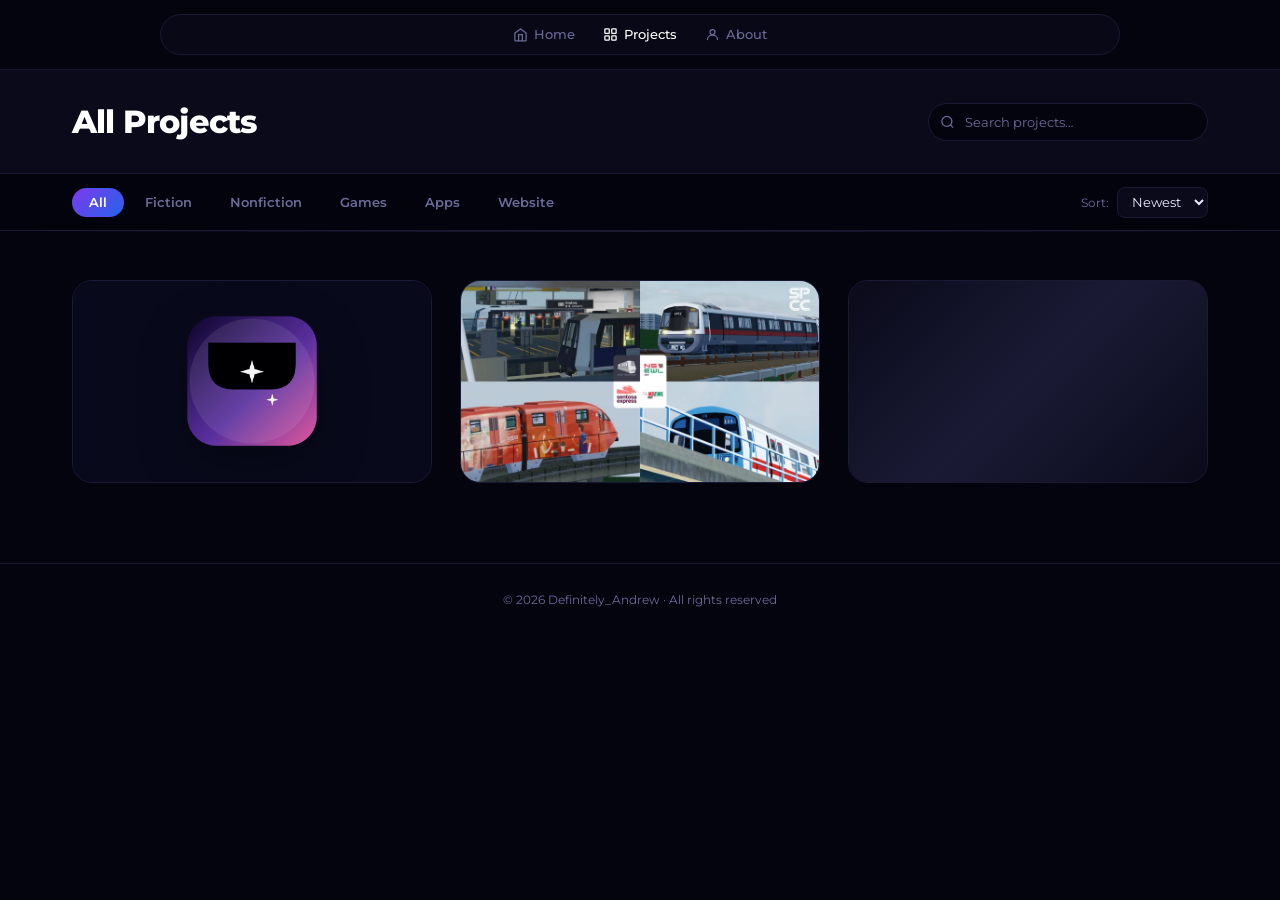
<file: projects.html>
<!DOCTYPE html>
<html lang="en">
<head>
    <meta charset="UTF-8">
    <meta name="viewport" content="width=device-width, initial-scale=1.0">
    <title>Projects | Definitely_Andrew</title>
    <link rel="preconnect" href="https://fonts.googleapis.com">
    <link rel="preconnect" href="https://fonts.gstatic.com" crossorigin>
    <link href="https://fonts.googleapis.com/css2?family=Montserrat:wght@300;400;500;600;700;800&display=swap" rel="stylesheet">
    <link rel="stylesheet" href="css/style.css">
    <style>
        /* card content always visible on touch devices */
        @media (hover: none) {
            .card-content {
                opacity: 1;
                transform: translateY(0);
            }
        }
        @media (max-width: 480px) {
            .page-header-inner { padding: 0 16px; }
            .filter-bar-inner { padding: 8px 12px; }
            .works-container { padding: 0 12px; }
        }
    </style>
</head>
<body>

    <!-- NAVBAR -->
    <div class="navbar-wrap">
        <nav>
            <ul class="nav-links">
                <li>
                    <a href="index.html">
                        <svg class="nav-icon" viewBox="0 0 24 24" fill="none" stroke="currentColor" stroke-width="2" stroke-linecap="round" stroke-linejoin="round" aria-hidden="true">
                            <path d="M3 9.75L12 3l9 6.75V21a1 1 0 0 1-1 1H4a1 1 0 0 1-1-1V9.75z"/>
                            <path d="M9 22V12h6v10"/>
                        </svg>
                        Home
                    </a>
                </li>
                <li>
                    <a href="projects.html" class="nav-active">
                        <svg class="nav-icon" viewBox="0 0 24 24" fill="none" stroke="currentColor" stroke-width="2" stroke-linecap="round" stroke-linejoin="round" aria-hidden="true">
                            <rect x="3" y="3" width="7" height="7" rx="1"/>
                            <rect x="14" y="3" width="7" height="7" rx="1"/>
                            <rect x="3" y="14" width="7" height="7" rx="1"/>
                            <rect x="14" y="14" width="7" height="7" rx="1"/>
                        </svg>
                        Projects
                    </a>
                </li>
                <li>
                    <a href="about.html">
                        <svg class="nav-icon" viewBox="0 0 24 24" fill="none" stroke="currentColor" stroke-width="2" stroke-linecap="round" stroke-linejoin="round" aria-hidden="true">
                            <circle cx="12" cy="8" r="4"/>
                            <path d="M4 20c0-4 3.6-7 8-7s8 3 8 7"/>
                        </svg>
                        About
                    </a>
                </li>
            </ul>
        </nav>
    </div>

    <!-- PAGE HEADER + SEARCH -->
    <section class="page-header" id="works">
        <div class="page-header-inner">
            <div class="page-title-row">
                <h2 class="page-title" id="filter-title">All Projects</h2>
                <div class="search-wrapper">
                    <svg class="search-icon" viewBox="0 0 24 24" fill="none" stroke="currentColor" stroke-width="2">
                        <circle cx="11" cy="11" r="8"/><path d="m21 21-4.35-4.35"/>
                    </svg>
                    <input type="text" id="search-input" class="search-input" placeholder="Search projects…">
                </div>
            </div>
        </div>
    </section>

    <!-- STICKY FILTER + SORT BAR -->
    <div class="filter-bar-wrap" id="filter-bar">
        <div class="filter-bar-inner">
            <div class="filter-tabs">
                <button class="filter-btn active" data-filter="*">All</button>
                <button class="filter-btn" data-filter="fiction">Fiction</button>
                <button class="filter-btn" data-filter="nonfiction">Nonfiction</button>
                <button class="filter-btn" data-filter="games">Games</button>
                <button class="filter-btn" data-filter="apps">Apps</button>
                <button class="filter-btn" data-filter="website">Website</button>
            </div>
            <div class="sort-wrapper">
                <label for="sort-options">Sort:</label>
                <select id="sort-options">
                    <option value="newest">Newest</option>
                    <option value="oldest">Oldest</option>
                    <option value="alphabetical">A–Z</option>
                </select>
            </div>
        </div>
    </div>

    <div class="divider"></div>

    <!-- CARD GRID -->
    <section class="works-section">
        <div class="works-container">
            <div class="works-grid" id="works-grid">

                <div class="card games nonfiction" data-date="2025-11-30" data-title="[SPCC] Singapore Punggol Coast Corporation">
                    <img src="assets/spcc_thehubcover.png" alt="SPCC – Singapore Punggol Coast Corporation cover">
                    <div class="card-content">
                        <h3>[SPCC] Singapore Punggol Coast Corporation</h3>
                        <a href="spcc.html" class="card-btn">→</a>
                    </div>
                </div>

                <div class="card apps website" data-date="2026-10-23" data-title="Roundoff">
                    <div class="roundoff-cover"><img src="assets/roundoff-logo.png" alt="Roundoff app icon"></div>
                    <div class="card-content">
                        <h3>Roundoff</h3>
                        <a href="roundoff.html" class="card-btn" aria-label="Open Roundoff project">→</a>
                    </div>
                </div>

                <div class="card games" data-date="2024-01-01" data-title="Project 3">
                    <div class="card-placeholder"></div>
                    <div class="card-content">
                        <h3>Project 3</h3>
                        <a href="404.html" class="card-btn">→</a>
                    </div>
                </div>

            </div>

            <div class="empty-state" id="empty-state" style="display:none;">
                <p>No projects match your search.</p>
            </div>
        </div>
    </section>

    <!-- FOOTER -->
    <footer>
        <p>© 2026 Definitely_Andrew · All rights reserved</p>
    </footer>

    <script src="js/version.js"></script>
    <script src="js/main.js"></script>
    <script>
        function initCardAnimations() {
            const cards = Array.from(document.querySelectorAll('.card:not(.hidden)'));
            cards.forEach(c => c.classList.remove('visible'));

            requestAnimationFrame(() => {
                requestAnimationFrame(() => {
                    cards.forEach((card, i) => {
                        setTimeout(() => {
                            card.classList.add('visible');
                        }, i * 120);
                    });
                });
            });
        }

        window.addEventListener('load', initCardAnimations);

        // Re-run after filter/sort changes
        document.addEventListener('click', (e) => {
            if (e.target.matches('.filter-btn')) {
                setTimeout(initCardAnimations, 30);
            }
        });
        document.getElementById('sort-options')?.addEventListener('change', () => {
            setTimeout(initCardAnimations, 30);
        });
    </script>
</body>
</html>
</file>
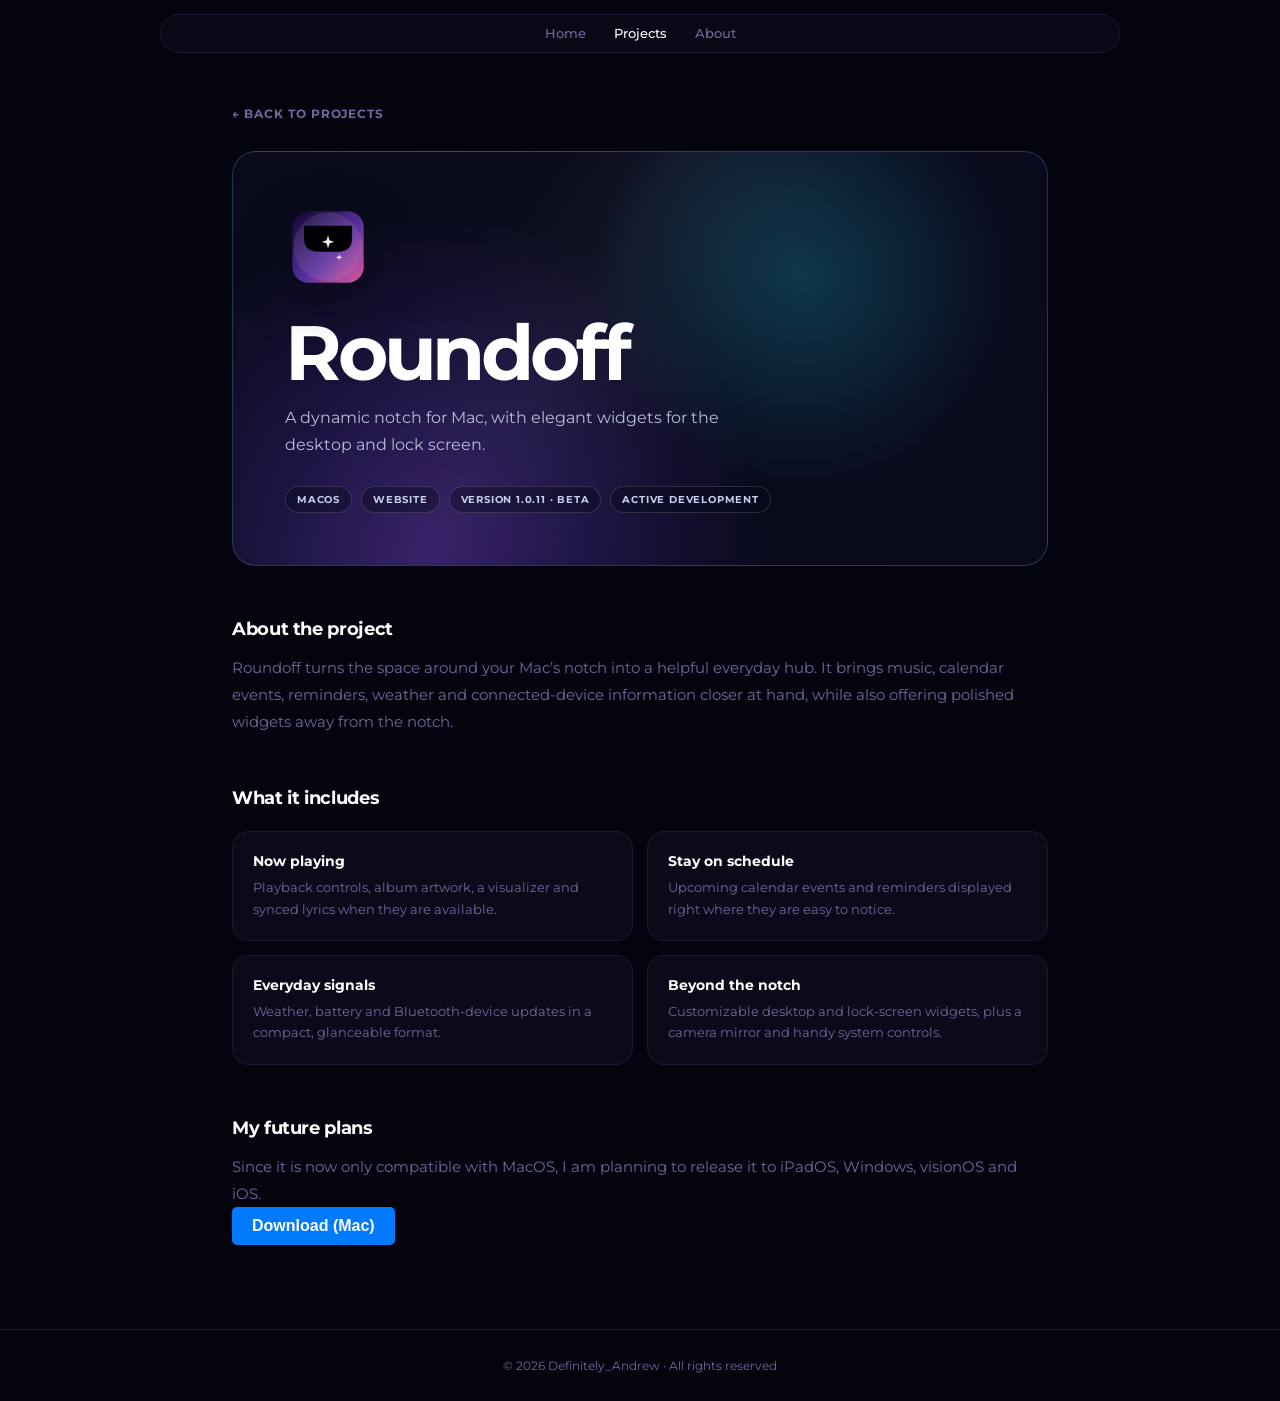
<file: roundoff.html>
<!DOCTYPE html>
<html lang="en">
<head>
    <meta charset="UTF-8">
    <meta name="viewport" content="width=device-width, initial-scale=1.0">
    <title>Roundoff | Definitely_Andrew</title>
    <link rel="preconnect" href="https://fonts.googleapis.com">
    <link rel="preconnect" href="https://fonts.gstatic.com" crossorigin>
    <link href="https://fonts.googleapis.com/css2?family=Montserrat:wght@300;400;500;600;700;800&display=swap" rel="stylesheet">
    <link rel="stylesheet" href="css/style.css">
    <style>
        .roundoff-page { max-width: 880px; margin: 0 auto; padding: 36px 32px 84px; }
        .project-back { display: inline-flex; margin-bottom: 30px; color: var(--muted); font-size: 12px; font-weight: 700; letter-spacing: .08em; text-decoration: none; text-transform: uppercase; transition: color .2s; }
        .project-back:hover { color: #fff; }
        .roundoff-hero { position: relative; overflow: hidden; min-height: 330px; padding: 52px; border: 1px solid rgba(103,232,249,.22); border-radius: 24px; background: radial-gradient(circle at 70% 30%, rgba(34,211,238,.22), transparent 33%), radial-gradient(circle at 25% 95%, rgba(124,58,237,.34), transparent 45%), #090b1d; }
        .roundoff-hero::after { content: ''; position: absolute; inset: 0; background: linear-gradient(125deg, transparent 25%, rgba(255,255,255,.035), transparent 60%); pointer-events: none; }
        .roundoff-brand { position: relative; z-index: 1; max-width: 510px; }
        .roundoff-mark { display: block; width: 86px; height: 86px; margin-bottom: 26px; object-fit: contain; filter: drop-shadow(0 16px 26px rgba(0,0,0,.35)); }
        .roundoff-brand h1 { margin: 0 0 14px; color: #fff; font-size: clamp(2.2rem, 7vw, 4.8rem); letter-spacing: -.055em; line-height: .96; }
        .roundoff-brand p { max-width: 470px; color: #b7bed9; font-size: 16px; line-height: 1.7; }
        .project-meta { position: relative; z-index: 1; display: flex; flex-wrap: wrap; gap: 9px; margin-top: 28px; }
        .meta-pill { border: 1px solid rgba(255,255,255,.14); border-radius: 999px; padding: 6px 11px; color: #c4d0ed; background: rgba(5,8,22,.36); font-size: 10px; font-weight: 700; letter-spacing: .08em; text-transform: uppercase; }
        .project-section { margin-top: 52px; }
        .project-section h2 { margin-bottom: 14px; color: #fff; font-size: 18px; letter-spacing: -.02em; }
        .project-section > p { color: var(--muted); font-size: 15px; line-height: 1.8; }
        .features { display: grid; grid-template-columns: repeat(2, minmax(0, 1fr)); gap: 14px; margin-top: 22px; }
        .feature { padding: 20px; border: 1px solid var(--border); border-radius: 16px; background: var(--surface); }
        .feature h3 { margin-bottom: 7px; color: #fff; font-size: 14px; }
        .feature p { color: var(--muted); font-size: 13px; line-height: 1.65; }
        .status { display: inline-flex; align-items: center; gap: 8px; margin-top: 22px; color: #87f5d1; font-size: 12px; font-weight: 600; }
        .status::before { content: ''; width: 7px; height: 7px; border-radius: 50%; background: #34d399; box-shadow: 0 0 12px #34d399; }
        .btn-redirect {
          display: inline-block;
          background-color: #007bff;
          color: white;
          padding: 10px 20px;
          text-decoration: none;
          border-radius: 5px;
          font-family: sans-serif;
          font-weight: bold;
          text-align: center;
        }
        .btn-redirect:hover {
          background-color: #0056b3; 
        }
        @media (max-width: 640px) { .roundoff-page { padding: 24px 16px 64px; } .roundoff-hero { min-height: 300px; padding: 34px 26px; } .features { grid-template-columns: 1fr; } }
    </style>
</head>
<body>
    <div class="navbar-wrap"><nav><ul class="nav-links"><li><a href="index.html">Home</a></li><li><a href="projects.html" class="nav-active">Projects</a></li><li><a href="about.html">About</a></li></ul></nav></div>
    <main class="roundoff-page">
        <a class="project-back" href="projects.html">← Back to projects</a>
        <section class="roundoff-hero">
            <div class="roundoff-brand"><img class="roundoff-mark" src="assets/roundoff-logo.png" alt="Roundoff app icon"><h1>Roundoff</h1><p>A dynamic notch for Mac, with elegant widgets for the desktop and lock screen.</p></div>
            <div class="project-meta"><span class="meta-pill">macOS</span><span class="meta-pill">Website</span><span class="meta-pill">Version 1.0.11 · Beta</span><span class="meta-pill">Active development</span></div>
        </section>
        <section class="project-section"><h2>About the project</h2><p>Roundoff turns the space around your Mac’s notch into a helpful everyday hub. It brings music, calendar events, reminders, weather and connected-device information closer at hand, while also offering polished widgets away from the notch.</p></section>
        <section class="project-section"><h2>What it includes</h2><div class="features">
            <article class="feature"><h3>Now playing</h3><p>Playback controls, album artwork, a visualizer and synced lyrics when they are available.</p></article>
            <article class="feature"><h3>Stay on schedule</h3><p>Upcoming calendar events and reminders displayed right where they are easy to notice.</p></article>
            <article class="feature"><h3>Everyday signals</h3><p>Weather, battery and Bluetooth-device updates in a compact, glanceable format.</p></article>
            <article class="feature"><h3>Beyond the notch</h3><p>Customizable desktop and lock-screen widgets, plus a camera mirror and handy system controls.</p></article>
        </div>
        </section>
        <section class="project-section"><h2>My future plans</h2><p>Since it is now only compatible with MacOS, I am planning to release it to iPadOS, Windows, visionOS and iOS.</p></section>
        <a href="https://drive.google.com/file/d/169NLFjggn3KgM4rLUZeWK_k4g6HdsJrL/view?usp=sharing" target="_blank" class="btn-redirect">
          Download (Mac)
        </a>

    </main>
    <footer><p>© 2026 Definitely_Andrew · All rights reserved</p></footer>
    <script src="js/version.js"></script>
</body>
</html>
</file>
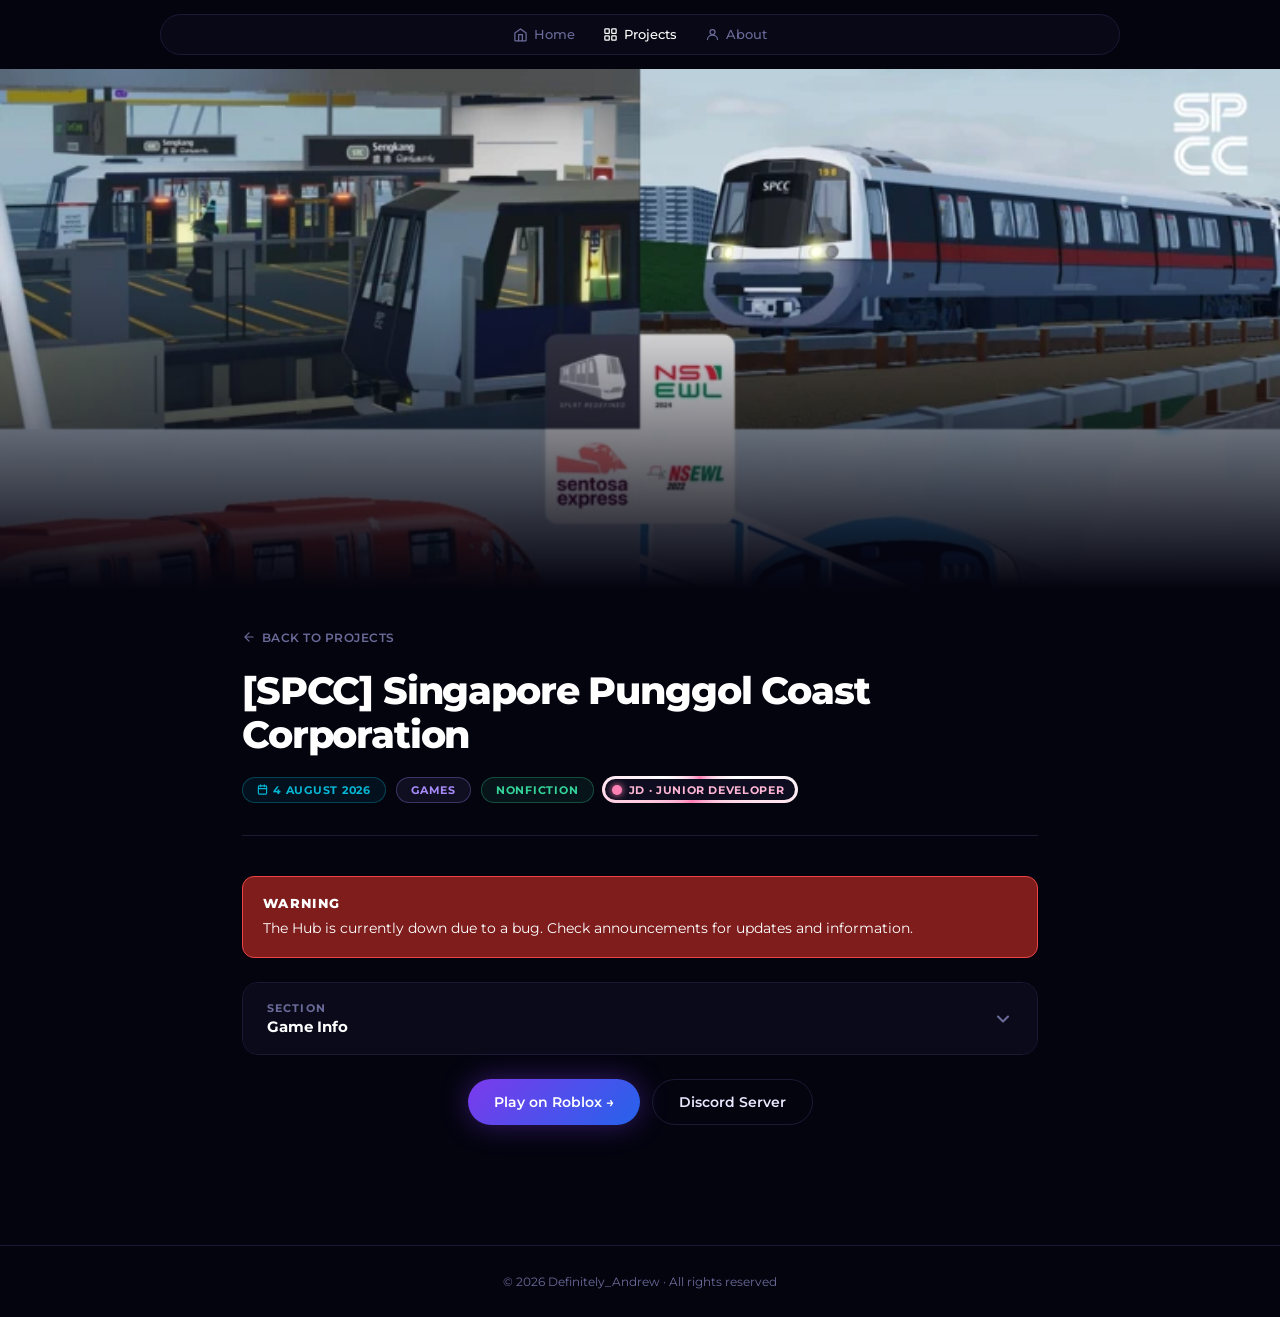
<file: spcc.html>
<!DOCTYPE html>
<html lang="en">
<head>
    <meta charset="UTF-8">
    <meta name="viewport" content="width=device-width, initial-scale=1.0">
    <title>SPCC | Definitely_Andrew</title>
    <link rel="preconnect" href="https://fonts.googleapis.com">
    <link rel="preconnect" href="https://fonts.gstatic.com" crossorigin>
    <link href="https://fonts.googleapis.com/css2?family=Montserrat:wght@300;400;500;600;700;800&display=swap" rel="stylesheet">
    <link rel="stylesheet" href="css/style.css">
    <style>
        /* ── PROJECT PAGE ── */
        .project-hero {
            position: relative;
            width: 100%;
            max-height: 520px;
            overflow: hidden;
            background: var(--surface);
        }
        .project-hero img {
            width: 100%;
            height: 100%;
            object-fit: cover;
            display: block;
        }
        .project-hero::after {
            content: '';
            position: absolute;
            inset: 0;
            background: linear-gradient(to bottom, transparent 40%, var(--bg) 100%);
            pointer-events: none;
        }

        .project-body {
            max-width: 860px;
            margin: 0 auto;
            padding: 0 32px 80px;
        }

        .project-header {
            padding: 40px 0 32px;
            border-bottom: 1px solid var(--border);
            margin-bottom: 40px;
        }

        .hub-warning {
            margin: 0 0 24px;
            padding: 18px 20px;
            border: 1px solid #ef4444;
            border-radius: 12px;
            background: #7f1d1d;
            color: #fff;
            animation: warning-blink 1.2s ease-in-out infinite;
        }
        .hub-warning h2 {
            margin: 0 0 6px;
            font-size: 13px;
            font-weight: 800;
            letter-spacing: .1em;
        }
        .hub-warning p {
            margin: 0;
            font-size: 14px;
            line-height: 1.6;
        }
        @keyframes warning-blink {
            0%, 100% { background: #7f1d1d; box-shadow: 0 0 0 rgba(239,68,68,0); }
            50% { background: #b91c1c; box-shadow: 0 0 18px rgba(239,68,68,.45); }
        }
        @media (prefers-reduced-motion: reduce) {
            .hub-warning { animation: none; }
        }

        .project-back {
            display: inline-flex;
            align-items: center;
            gap: 6px;
            font-size: 12px;
            font-weight: 600;
            color: var(--muted);
            text-decoration: none;
            letter-spacing: .04em;
            text-transform: uppercase;
            margin-bottom: 24px;
            transition: color .2s;
        }
        .project-back:hover { color: var(--text); }
        .project-back svg { width: 14px; height: 14px; stroke: currentColor; }

        .project-title {
            font-size: clamp(1.6rem, 4vw, 2.4rem);
            font-weight: 800;
            letter-spacing: -.03em;
            color: #fff;
            line-height: 1.15;
            margin-bottom: 20px;
        }

        .project-meta {
            display: flex;
            flex-wrap: wrap;
            gap: 10px;
            align-items: center;
        }

        .meta-pill {
            display: inline-flex;
            align-items: center;
            gap: 5px;
            padding: 5px 14px;
            border-radius: 9999px;
            font-size: 11px;
            font-weight: 700;
            letter-spacing: .07em;
            text-transform: uppercase;
            border: 1px solid var(--border);
            color: var(--muted);
            background: var(--surface);
        }
        .meta-pill.tag-games      { color: #a78bfa; border-color: rgba(167,139,250,.3); background: rgba(167,139,250,.08); }
        .meta-pill.tag-nonfiction { color: #34d399; border-color: rgba(52,211,153,.3);  background: rgba(52,211,153,.08); }
        .meta-pill.date           { color: var(--accent3); border-color: rgba(6,182,212,.3); background: rgba(6,182,212,.08); }

        /* ── DISCORD-STYLE ROLE PILL ── */
        .role-pill {
            display: inline-flex;
            align-items: center;
            gap: 7px;
            padding: 5px 12px 5px 8px;
            border-radius: 9999px;
            font-size: 11px;
            font-weight: 700;
            letter-spacing: .06em;
            text-transform: uppercase;
            color: #ffb6d5;
            background: rgba(255, 182, 213, 0.08);
            position: relative;
            cursor: default;
            border: none;
            isolation: isolate;
        }
        .role-pill::before {
            content: '';
            position: absolute;
            inset: -1.5px;
            border-radius: 9999px;
            background: conic-gradient(
                from var(--angle, 0deg),
                #ff80b5, #ffffff, #ffb6d5, #ff80b5, #ffffff, #ff80b5
            );
            z-index: -1;
            animation: border-spin 6s linear infinite;
        }
        .role-pill::after {
            content: '';
            position: absolute;
            inset: 1.5px;
            border-radius: 9999px;
            background: #0d0d1f;
            z-index: -1;
        }
        @property --angle {
            syntax: '<angle>';
            initial-value: 0deg;
            inherits: false;
        }
        @keyframes border-spin { to { --angle: 360deg; } }
        .role-dot {
            width: 10px; height: 10px;
            border-radius: 50%;
            background: #ff80b5;
            box-shadow: 0 0 6px 1px rgba(255,128,181,.7);
            flex-shrink: 0;
            animation: role-pulse 2.4s ease-in-out infinite;
        }
        @keyframes role-pulse {
            0%,100% { box-shadow: 0 0 5px 1px rgba(255,128,181,.7); opacity:1; }
            50%      { box-shadow: 0 0 12px 3px rgba(255,128,181,.95); opacity:.85; }
        }

        /* ── CAROUSEL ── */
        .carousel-wrap {
            position: relative;
            margin-bottom: 48px;
            border-radius: 16px;
            overflow: hidden;
            background: var(--surface);
            border: 1px solid var(--border);
        }
        .carousel-track-outer {
            overflow: hidden;
            border-radius: 16px 16px 0 0;
        }
        .carousel-track {
            display: flex;
            transition: transform .45s cubic-bezier(.4,0,.2,1);
        }
        .carousel-slide {
            flex: 0 0 100%;
            position: relative;
            aspect-ratio: 16/9;
            background: #000;
        }
        .carousel-slide img {
            width: 100%; height: 100%;
            object-fit: cover;
            display: block;
        }
        .carousel-slide iframe {
            width: 100%; height: 100%;
            border: none;
            display: block;
        }
        /* slide label */
        .slide-label {
            position: absolute;
            top: 12px; left: 14px;
            background: rgba(4,4,15,.7);
            backdrop-filter: blur(8px);
            border: 1px solid rgba(255,255,255,.08);
            border-radius: 9999px;
            font-size: 10px;
            font-weight: 700;
            letter-spacing: .08em;
            text-transform: uppercase;
            color: var(--muted);
            padding: 3px 10px;
        }
        /* arrows */
        .carousel-btn {
            position: absolute;
            top: 50%;
            transform: translateY(-50%);
            width: 38px; height: 38px;
            border-radius: 50%;
            background: rgba(10,10,26,.85);
            backdrop-filter: blur(8px);
            border: 1px solid var(--border);
            color: #fff;
            display: flex; align-items: center; justify-content: center;
            cursor: pointer;
            transition: background .2s, border-color .2s, transform .2s;
            z-index: 10;
        }
        .carousel-btn:hover { background: rgba(30,30,60,.95); border-color: var(--border-hover); transform: translateY(-50%) scale(1.08); }
        .carousel-btn.prev { left: 12px; }
        .carousel-btn.next { right: 12px; }
        .carousel-btn svg  { width: 16px; height: 16px; stroke: currentColor; stroke-width: 2.5; }
        /* dots */
        .carousel-dots {
            display: flex;
            justify-content: center;
            align-items: center;
            gap: 6px;
            padding: 12px 0;
            background: var(--surface);
        }
        .carousel-dot {
            width: 6px; height: 6px;
            border-radius: 50%;
            background: var(--border);
            cursor: pointer;
            transition: background .2s, transform .2s;
        }
        .carousel-dot.active { background: #fff; transform: scale(1.3); }

        /* ── CONTENT SECTIONS ── */
        .project-section { margin-bottom: 40px; }
        .project-section-label {
            font-size: 10px;
            font-weight: 700;
            letter-spacing: .12em;
            text-transform: uppercase;
            color: var(--accent3);
            margin-bottom: 14px;
        }
        .project-section p {
            font-size: 15px;
            color: var(--muted);
            line-height: 1.8;
        }

        /* ── EXPERIENCES GRID ── */
        .exp-segment { margin-bottom: 28px; }
        .exp-segment:last-child { margin-bottom: 0; }
        .exp-segment-label {
            font-size: 10px;
            font-weight: 700;
            letter-spacing: .1em;
            text-transform: uppercase;
            color: var(--muted);
            margin-bottom: 10px;
            display: flex;
            align-items: center;
            gap: 8px;
        }
        .exp-segment-label::after {
            content: '';
            flex: 1;
            height: 1px;
            background: var(--border);
        }
        .exp-segment-label.featured  { color: #fbbf24; }
        .exp-segment-label.partner   { color: #60a5fa; }
        .exp-segment-label.legacy    { color: var(--muted); }
        .exp-segment-label.upcoming  { color: #34d399; }
        .experiences-grid {
            display: grid;
            grid-template-columns: repeat(auto-fill, minmax(200px, 1fr));
            gap: 12px;
        }
        .exp-card {
            background: var(--surface);
            border: 1px solid var(--border);
            border-radius: 14px;
            padding: 16px 18px;
            transition: border-color .2s, transform .2s;
        }
        .exp-card:hover { border-color: var(--border-hover); transform: translateY(-2px); }
        .exp-card-name {
            font-size: 13px;
            font-weight: 700;
            color: #fff;
            margin-bottom: 4px;
        }
        .exp-card-tag {
            font-size: 11px;
            color: var(--muted);
            font-weight: 500;
        }
        /* tint borders per segment */
        .exp-segment.featured  .exp-card { border-color: rgba(251,191,36,.2); }
        .exp-segment.featured  .exp-card:hover { border-color: rgba(251,191,36,.5); }
        .exp-segment.partner   .exp-card { border-color: rgba(96,165,250,.2); }
        .exp-segment.partner   .exp-card:hover { border-color: rgba(96,165,250,.5); }
        .exp-segment.upcoming  .exp-card { border-color: rgba(52,211,153,.2); }
        .exp-segment.upcoming  .exp-card:hover { border-color: rgba(52,211,153,.5); }

        .project-divider {
            height: 1px;
            background: linear-gradient(to right, transparent, var(--border), transparent);
            margin: 40px 0;
        }

        .project-links {
            display: flex;
            justify-content: center;
            flex-wrap: wrap;
            gap: 12px;
            margin: -16px 0 40px;
        }

        /* ── COLLAPSIBLE SECTION ── */
        .collapsible-section {
            border: 1px solid var(--border);
            border-radius: 16px;
            overflow: hidden;
            margin-bottom: 40px;
        }
        .collapsible-trigger {
            width: 100%;
            display: flex;
            align-items: center;
            justify-content: space-between;
            padding: 18px 24px;
            background: var(--surface);
            border: none;
            cursor: pointer;
            text-align: left;
            transition: background .2s;
            gap: 12px;
            font-family: 'Montserrat', sans-serif;
        }
        .collapsible-trigger:hover { background: rgba(255,255,255,.04); }
        .collapsible-trigger-label {
            font-size: 11px;
            font-weight: 700;
            letter-spacing: .1em;
            text-transform: uppercase;
            color: var(--muted);
        }
        .collapsible-trigger-title {
            font-size: 15px;
            font-weight: 700;
            color: #fff;
            margin-top: 2px;
        }
        .collapsible-trigger-left { flex: 1; }
        .collapsible-chevron {
            width: 20px; height: 20px;
            flex-shrink: 0;
            color: var(--muted);
            transition: transform .3s cubic-bezier(.4,0,.2,1);
        }
        .collapsible-section.open .collapsible-chevron {
            transform: rotate(180deg);
        }
        .collapsible-body {
            display: grid;
            grid-template-rows: 0fr;
            transition: grid-template-rows .35s cubic-bezier(.4,0,.2,1);
            background: var(--bg);
            border-top: 0px solid var(--border);
        }
        .collapsible-section.open .collapsible-body {
            grid-template-rows: 1fr;
            border-top-width: 1px;
        }
        .collapsible-inner {
            overflow: hidden;
            padding: 0 24px;
        }
        .collapsible-section.open .collapsible-inner {
            padding: 32px 24px;
        }
        /* carousel inside collapsible: remove double border-radius on top */
        .collapsible-inner .carousel-wrap {
            margin-bottom: 32px;
        }

        /* fade-in helper */
        .anim-item {
            opacity: 0;
            transform: translateY(28px);
            transition: opacity .5s ease, transform .5s ease;
        }
        .anim-item.visible { opacity: 1; transform: translateY(0); }

        /* ── RESPONSIVE ── */
        @media (max-width: 768px) {
            .project-body { padding: 0 16px 60px; }
            .project-header { padding: 28px 0 24px; }
            .project-title { margin-bottom: 16px; }
            .collapsible-trigger { padding: 16px 18px; }
            .collapsible-section.open .collapsible-inner { padding: 20px 16px; }
            .collapsible-inner { padding: 0 16px; }
            .exp-segment { margin-bottom: 22px; }
            .experiences-grid { grid-template-columns: 1fr 1fr; gap: 10px; }
            .exp-card { padding: 13px 14px; }
        }
        @media (max-width: 480px) {
            .project-body { padding: 0 12px 48px; }
            .collapsible-trigger { padding: 14px 14px; }
            .collapsible-section.open .collapsible-inner { padding: 16px 12px; }
            .experiences-grid { grid-template-columns: 1fr; }
            .project-meta { gap: 8px; }
        }
    </style>
</head>
<body>

    <!-- NAVBAR -->
    <div class="navbar-wrap">
        <nav>
            <ul class="nav-links">
                <li>
                    <a href="index.html">
                        <svg class="nav-icon" viewBox="0 0 24 24" fill="none" stroke="currentColor" stroke-width="2" stroke-linecap="round" stroke-linejoin="round" aria-hidden="true">
                            <path d="M3 9.75L12 3l9 6.75V21a1 1 0 0 1-1 1H4a1 1 0 0 1-1-1V9.75z"/>
                            <path d="M9 22V12h6v10"/>
                        </svg>
                        Home
                    </a>
                </li>
                <li>
                    <a href="projects.html" class="nav-active">
                        <svg class="nav-icon" viewBox="0 0 24 24" fill="none" stroke="currentColor" stroke-width="2" stroke-linecap="round" stroke-linejoin="round" aria-hidden="true">
                            <rect x="3" y="3" width="7" height="7" rx="1"/>
                            <rect x="14" y="3" width="7" height="7" rx="1"/>
                            <rect x="3" y="14" width="7" height="7" rx="1"/>
                            <rect x="14" y="14" width="7" height="7" rx="1"/>
                        </svg>
                        Projects
                    </a>
                </li>
                <li>
                    <a href="about.html">
                        <svg class="nav-icon" viewBox="0 0 24 24" fill="none" stroke="currentColor" stroke-width="2" stroke-linecap="round" stroke-linejoin="round" aria-hidden="true">
                            <circle cx="12" cy="8" r="4"/>
                            <path d="M4 20c0-4 3.6-7 8-7s8 3 8 7"/>
                        </svg>
                        About
                    </a>
                </li>
            </ul>
        </nav>
    </div>

    <!-- HERO IMAGE -->
    <div class="project-hero">
        <img src="assets/spcc_thehubcover.png" alt="[SPCC] Singapore Punggol Coast Corporation cover">
    </div>

    <!-- CONTENT -->
    <div class="project-body">

        <!-- HEADER -->
        <div class="project-header anim-item">
            <a href="projects.html" class="project-back">
                <svg viewBox="0 0 24 24" fill="none" stroke-width="2" stroke-linecap="round" stroke-linejoin="round" aria-hidden="true">
                    <path d="M19 12H5M5 12l7-7M5 12l7 7"/>
                </svg>
                Back to Projects
            </a>

            <h1 class="project-title">[SPCC] Singapore Punggol Coast Corporation</h1>

            <div class="project-meta">
                <span class="meta-pill date">
                    <svg width="11" height="11" viewBox="0 0 24 24" fill="none" stroke="currentColor" stroke-width="2.5" stroke-linecap="round" stroke-linejoin="round">
                        <rect x="3" y="4" width="18" height="18" rx="2"/><path d="M16 2v4M8 2v4M3 10h18"/>
                    </svg>
                    4 August 2026
                </span>
                <span class="meta-pill tag-games">Games</span>
                <span class="meta-pill tag-nonfiction">Nonfiction</span>
                <span class="role-pill">
                    <span class="role-dot"></span>
                    JD · Junior Developer
                </span>
            </div>
        </div>

        <section class="hub-warning" role="status" aria-labelledby="hub-warning-title">
            <h2 id="hub-warning-title">WARNING</h2>
            <p>The Hub is currently down due to a bug. Check announcements for updates and information.</p>
        </section>

        <!-- GAME INFO (collapsible) -->
        <div class="collapsible-section anim-item" id="gameInfoSection">
            <button class="collapsible-trigger" id="gameInfoTrigger" aria-expanded="false" aria-controls="gameInfoBody">
                <div class="collapsible-trigger-left">
                    <div class="collapsible-trigger-label">Section</div>
                    <div class="collapsible-trigger-title">Game Info</div>
                </div>
                <svg class="collapsible-chevron" viewBox="0 0 24 24" fill="none" stroke="currentColor" stroke-width="2.5" stroke-linecap="round" stroke-linejoin="round" aria-hidden="true">
                    <path d="M6 9l6 6 6-6"/>
                </svg>
            </button>
            <div class="collapsible-body" id="gameInfoBody" role="region" aria-labelledby="gameInfoTrigger">
                <div class="collapsible-inner">

                    <!-- CAROUSEL -->
                    <div class="carousel-wrap">
                        <div class="carousel-track-outer">
                            <div class="carousel-track" id="carouselTrack">

                                <div class="carousel-slide">
                                    <img src="assets/spcc_thehubcover.png" alt="SPCC The Hub Cover">
                                </div>
                                <div class="carousel-slide">
                                    <img src="assets/spcc_ss1.png" alt="Screenshot 1">
                                </div>
                                <div class="carousel-slide">
                                    <img src="assets/spcc_ss2.png" alt="Screenshot 2">
                                </div>
                                <div class="carousel-slide">
                                    <img src="assets/spcc_ss3.png" alt="Screenshot 3">
                                </div>
                                <div class="carousel-slide">
                                    <img src="assets/spcc_ss4.png" alt="Screenshot 4">
                                </div>
                                <div class="carousel-slide">
                                    <img src="assets/spcc_ss5.png" alt="Screenshot 5">
                                </div>
                                <div class="carousel-slide">
                                    <img src="assets/spcc_ss6.png" alt="Screenshot 6">
                                </div>
                                <div class="carousel-slide">
                                    <img src="assets/spcc_ss7.png" alt="Screenshot 7">
                                </div>

                            </div>
                        </div>

                        <!-- Arrows -->
                        <button class="carousel-btn prev" id="carouselPrev" aria-label="Previous">
                            <svg viewBox="0 0 24 24" fill="none" stroke-linecap="round" stroke-linejoin="round"><path d="M15 18l-6-6 6-6"/></svg>
                        </button>
                        <button class="carousel-btn next" id="carouselNext" aria-label="Next">
                            <svg viewBox="0 0 24 24" fill="none" stroke-linecap="round" stroke-linejoin="round"><path d="M9 18l6-6-6-6"/></svg>
                        </button>

                        <!-- Dots -->
                        <div class="carousel-dots" id="carouselDots"></div>
                    </div>

                    <!-- DESCRIPTION -->
                    <div class="project-section">
                        <div class="project-section-label">Game Description</div>
                        <p>
                            Welcome to The SPCC Hub! This hub brings together all of our transport experiences
                            in one place, including SPLRT Redefined, NSEWL 2024 and Sentosa Express.
                            SPLRT Redefined is inspired by Singapore's Sengkang–Punggol LRT (SPLRT),
                            recreating the Sengkang LRT (SKLRT) and Punggol LRT (PGLRT) networks.
                            NSEWL 2024 is inspired by Singapore's North–South Line (NSL) and East–West Line (EWL).
                            Sentosa Express is inspired by Singapore's iconic Sentosa Express monorail.
                            As the hub continues to grow, even more experiences will be added, including titles
                            from our partners.
                        </p>
                    </div>

                    <div class="project-divider"></div>

                    <!-- EXPERIENCES -->
                    <div class="project-section">
                        <div class="project-section-label">Experiences</div>

                        <!-- Featured -->
                        <div class="exp-segment featured">
                            <div class="exp-segment-label featured">Featured</div>
                            <div class="experiences-grid">
                                <div class="exp-card">
                                    <div class="exp-card-name">Sentosa Express</div>
                                    <div class="exp-card-tag">SENTEX</div>
                                </div>
                                <div class="exp-card">
                                    <div class="exp-card-name">SPLRT Redefined</div>
                                    <div class="exp-card-tag">SPLRT:R</div>
                                </div>
                                <div class="exp-card">
                                    <div class="exp-card-name">Jom ke Putrajaya</div>
                                </div>
                            </div>
                        </div>

                        <!-- Partner Collection -->
                        <div class="exp-segment partner">
                            <div class="exp-segment-label partner">Partner Collection</div>
                            <div class="experiences-grid">
                                <div class="exp-card">
                                    <div class="exp-card-name">Project Ho Chi Minh</div>
                                    <div class="exp-card-tag">Partner</div>
                                </div>
                                <div class="exp-card">
                                    <div class="exp-card-name">Uxbridge</div>
                                    <div class="exp-card-tag">Partner</div>
                                </div>
                            </div>
                        </div>

                        <!-- Legacy -->
                        <div class="exp-segment legacy">
                            <div class="exp-segment-label legacy">Legacy</div>
                            <div class="experiences-grid">
                                <div class="exp-card">
                                    <div class="exp-card-name">SPLRT Legacy</div>
                                    <div class="exp-card-tag">SPLRT:L</div>
                                </div>
                                <div class="exp-card">
                                    <div class="exp-card-name">NSEWL 2022</div>
                                    <div class="exp-card-tag">Legacy</div>
                                </div>
                                <div class="exp-card">
                                    <div class="exp-card-name">NSEWL 2024</div>
                                    <div class="exp-card-tag">Legacy</div>
                                </div>
                                <div class="exp-card">
                                    <div class="exp-card-name">Bukit Panjang LRT</div>
                                    <div class="exp-card-tag">BPLRT</div>
                                </div>
                                <div class="exp-card">
                                    <div class="exp-card-name">Circle Line</div>
                                    <div class="exp-card-tag">CCL</div>
                                </div>
                            </div>
                        </div>

                        <!-- Upcoming -->
                        <div class="exp-segment upcoming">
                            <div class="exp-segment-label upcoming">Upcoming</div>
                            <div class="experiences-grid">
                                <div class="exp-card">
                                    <div class="exp-card-name">Thomson-East Coast Line</div>
                                    <div class="exp-card-tag">Coming Soon</div>
                                </div>
                            </div>
                        </div>

                    </div>

                    <div class="project-divider"></div>

                </div>
            </div>
        </div>

        <div class="project-links">
            <a href="https://www.roblox.com/games/9897335462/SPCC-Trains-The-Hub"
               target="_blank" rel="noopener" class="btn-primary">
                Play on Roblox →
            </a>
            <a href="https://discord.gg/PYAq2SzkNm"
               target="_blank" rel="noopener" class="btn-secondary">
                Discord Server
            </a>
        </div>

    </div>

    <!-- FOOTER -->
    <footer>
        <p>© 2026 Definitely_Andrew · All rights reserved</p>
    </footer>

    <script src="js/version.js"></script>
    <script>
        // ── CAROUSEL ──
        const track  = document.getElementById('carouselTrack');
        const slides = track.querySelectorAll('.carousel-slide');
        const dotsEl = document.getElementById('carouselDots');
        let current  = 0;

        // build dots
        slides.forEach((_, i) => {
            const d = document.createElement('button');
            d.className = 'carousel-dot' + (i === 0 ? ' active' : '');
            d.setAttribute('aria-label', `Slide ${i + 1}`);
            d.addEventListener('click', () => goTo(i));
            dotsEl.appendChild(d);
        });

        function goTo(n) {
            current = (n + slides.length) % slides.length;
            track.style.transform = `translateX(-${current * 100}%)`;
            dotsEl.querySelectorAll('.carousel-dot').forEach((d, i) =>
                d.classList.toggle('active', i === current));
        }

        document.getElementById('carouselPrev').addEventListener('click', () => goTo(current - 1));
        document.getElementById('carouselNext').addEventListener('click', () => goTo(current + 1));

        // swipe support
        let startX = 0;
        track.addEventListener('touchstart', e => startX = e.touches[0].clientX, { passive: true });
        track.addEventListener('touchend',   e => {
            const diff = startX - e.changedTouches[0].clientX;
            if (Math.abs(diff) > 40) goTo(current + (diff > 0 ? 1 : -1));
        });

        // ── COLLAPSIBLE ──
        const gameInfoSection = document.getElementById('gameInfoSection');
        const gameInfoTrigger = document.getElementById('gameInfoTrigger');
        gameInfoTrigger.addEventListener('click', () => {
            const isOpen = gameInfoSection.classList.toggle('open');
            gameInfoTrigger.setAttribute('aria-expanded', isOpen);
        });

        // ── SCROLL ANIMATIONS ──
        window.addEventListener('load', () => {
            const items = document.querySelectorAll('.anim-item');
            requestAnimationFrame(() => {
                requestAnimationFrame(() => {
                    items.forEach((el, i) => {
                        setTimeout(() => el.classList.add('visible'), i * 130);
                    });
                });
            });
        });
    </script>
</body>
</html>
</file>
<file: css/style.css>
*,::after,::before{box-sizing:border-box;margin:0;padding:0}:root{--bg:#04040f;--surface:#0a0a1a;--border:#1a1a35;--border-hover:#2a2a50;--text:#e8e8ff;--muted:#6b6b9a;--accent1:#7c3aed;--accent2:#2563eb;--accent3:#06b6d4}html{scroll-behavior:smooth}body{font-family:Montserrat,sans-serif;background-color:var(--bg);color:var(--text);min-height:100vh;overflow-x:hidden}.navbar-wrap{position:sticky;top:0;z-index:200;padding:14px 24px}nav{max-width:960px;margin:0 auto;background:rgba(10,10,26,.8);backdrop-filter:blur(18px);-webkit-backdrop-filter:blur(18px);border:1px solid var(--border);border-radius:9999px;padding:12px 24px;display:flex;align-items:center;justify-content:center}.nav-logo{font-size:14px;font-weight:700;letter-spacing:.02em;color:#fff;text-decoration:none}.nav-links{display:flex;gap:28px;list-style:none}.nav-links a{font-size:13px;font-weight:500;color:var(--muted);text-decoration:none;transition:color .2s}.nav-links a:hover{color:#fff}.nav-cta{font-size:13px;font-weight:600;padding:8px 18px;border-radius:9999px;background:linear-gradient(135deg,var(--accent1),var(--accent2));color:#fff;text-decoration:none;transition:opacity .2s,transform .2s;white-space:nowrap}.nav-cta:hover{opacity:.85;transform:scale(1.03)}.hero{position:relative;min-height:88vh;display:flex;align-items:center;justify-content:center;text-align:center;overflow:hidden;padding:80px 24px 120px}.orb{position:absolute;border-radius:50%;filter:blur(90px);opacity:.55;animation:drift 12s ease-in-out infinite alternate;pointer-events:none}.orb-1{width:600px;height:600px;background:radial-gradient(circle,#7c3aed 0,transparent 70%);top:-160px;left:-120px;animation-duration:14s}.orb-2{width:500px;height:500px;background:radial-gradient(circle,#2563eb 0,transparent 70%);top:-80px;right:-100px;animation-duration:10s;animation-delay:-4s}.orb-3{width:420px;height:420px;background:radial-gradient(circle,#06b6d4 0,transparent 70%);bottom:0;left:50%;animation-name:drift3;animation-duration:16s;animation-delay:-8s;opacity:.35}.orb-4{width:300px;height:300px;background:radial-gradient(circle,#a855f7 0,transparent 70%);top:40%;right:5%;animation-duration:18s;animation-delay:-2s;opacity:.3}@keyframes drift{0%{transform:translate(0,0) scale(1)}33%{transform:translate(30px,-25px) scale(1.05)}66%{transform:translate(-20px,20px) scale(.97)}100%{transform:translate(15px,-10px) scale(1.03)}}@keyframes drift3{0%{transform:translateX(-50%) scale(1)}50%{transform:translateX(calc(-50% + 40px)) scale(1.08)}100%{transform:translateX(calc(-50% - 30px)) scale(.95)}}.hero::after{content:'';position:absolute;inset:0;background-image:url("data:image/svg+xml,%3Csvg viewBox='0 0 256 256' xmlns='http://www.w3.org/2000/svg'%3E%3Cfilter id='n'%3E%3CfeTurbulence type='fractalNoise' baseFrequency='0.9' numOctaves='4' stitchTiles='stitch'/%3E%3C/filter%3E%3Crect width='100%25' height='100%25' filter='url(%23n)'/%3E%3C/svg%3E");opacity:.03;pointer-events:none}.hero-content{position:relative;z-index:10;max-width:740px}.hero-badge{display:inline-flex;align-items:center;gap:7px;font-size:11px;font-weight:600;letter-spacing:.1em;text-transform:uppercase;color:var(--accent3);background:rgba(6,182,212,.1);border:1px solid rgba(6,182,212,.25);border-radius:9999px;padding:5px 14px;margin-bottom:28px}.hero-badge span{width:6px;height:6px;border-radius:50%;background:var(--accent3);animation:pulse 2s infinite}@keyframes pulse{0%,100%{opacity:1;transform:scale(1)}50%{opacity:.4;transform:scale(.7)}}.hero h1{font-size:clamp(2.4rem, 6vw, 4.2rem);font-weight:800;line-height:1.1;letter-spacing:-.03em;color:#fff;margin-bottom:20px}.gradient-text{background:linear-gradient(135deg,#a78bfa 0,#60a5fa 50%,#22d3ee 100%);-webkit-background-clip:text;-webkit-text-fill-color:transparent;background-clip:text}.hero p{font-size:17px;color:var(--muted);line-height:1.7;max-width:500px;margin:0 auto 36px}.hero-buttons{display:flex;flex-wrap:wrap;gap:12px;justify-content:center}.btn-primary{display:inline-flex;align-items:center;gap:8px;padding:13px 26px;border-radius:9999px;font-size:14px;font-weight:600;background:linear-gradient(135deg,var(--accent1),var(--accent2));color:#fff;text-decoration:none;box-shadow:0 0 28px rgba(124,58,237,.4);transition:box-shadow .3s,transform .2s}.btn-primary:hover{box-shadow:0 0 48px rgba(124,58,237,.65);transform:translateY(-2px)}.btn-secondary{display:inline-flex;align-items:center;padding:13px 26px;border-radius:9999px;font-size:14px;font-weight:600;background:0 0;color:var(--text);text-decoration:none;border:1px solid var(--border);transition:border-color .2s,background .2s,transform .2s}.btn-secondary:hover{border-color:var(--border-hover);background:rgba(255,255,255,.04);transform:translateY(-2px)}.page-header{background:var(--surface);border-top:1px solid var(--border);border-bottom:1px solid var(--border);padding:32px 0}.page-header-inner{max-width:1200px;margin:0 auto;padding:0 32px}.page-title-row{display:flex;align-items:center;justify-content:space-between;gap:20px;flex-wrap:wrap}.page-title{font-size:clamp(1.5rem, 3vw, 2rem);font-weight:800;letter-spacing:-.025em;color:#fff}.search-wrapper{position:relative;flex:0 1 280px}.search-icon{position:absolute;left:12px;top:50%;transform:translateY(-50%);width:15px;height:15px;color:var(--muted);pointer-events:none}.search-input{width:100%;padding:10px 14px 10px 36px;background:var(--bg);border:1px solid var(--border);border-radius:9999px;font-size:13px;font-family:Montserrat,sans-serif;color:var(--text);outline:0;transition:border-color .2s,box-shadow .2s}.search-input::placeholder{color:var(--muted)}.search-input:focus{border-color:var(--accent1);box-shadow:0 0 0 3px rgba(124,58,237,.15)}.filter-bar-wrap{position:sticky;top:64px;z-index:100;background:rgba(4,4,15,.9);backdrop-filter:blur(16px);-webkit-backdrop-filter:blur(16px);border-bottom:1px solid var(--border)}.filter-bar-inner{max-width:1200px;margin:0 auto;padding:0 32px;display:flex;align-items:center;justify-content:space-between;gap:16px;height:56px}.filter-tabs{display:flex;gap:4px;overflow-x:auto;scrollbar-width:none;-ms-overflow-style:none}.filter-tabs::-webkit-scrollbar{display:none}.filter-btn{padding:6px 16px;border-radius:9999px;font-size:12.5px;font-weight:600;font-family:Montserrat,sans-serif;color:var(--muted);background:0 0;border:1px solid transparent;cursor:pointer;white-space:nowrap;transition:color .2s,background .2s,border-color .2s}.filter-btn:hover{color:var(--text);background:rgba(255,255,255,.05)}.filter-btn.active{color:#fff;background:linear-gradient(135deg,var(--accent1),var(--accent2));border-color:transparent}.sort-wrapper{display:flex;align-items:center;gap:8px;flex-shrink:0}.sort-wrapper label{font-size:12px;color:var(--muted);white-space:nowrap}#sort-options{font-size:12.5px;font-family:Montserrat,sans-serif;color:var(--text);background:var(--surface);border:1px solid var(--border);border-radius:8px;padding:6px 10px;cursor:pointer;outline:0;transition:border-color .2s}#sort-options:focus{border-color:var(--accent1)}.divider{height:1px;background:linear-gradient(to right,transparent,var(--border),transparent)}.works-section{padding:48px 0 80px}.works-container{max-width:1200px;margin:0 auto;padding:0 32px}.works-grid{display:grid;grid-template-columns:repeat(auto-fill,minmax(270px,1fr));gap:28px}.card{position:relative;border-radius:20px;overflow:hidden;aspect-ratio:16/9;background:var(--surface);border:1px solid var(--border);cursor:pointer;transition:transform .3s ease,box-shadow .3s ease}.card:hover{transform:translateY(-4px);box-shadow:0 20px 50px rgba(0,0,0,.5)}.card img{width:100%;height:100%;object-fit:cover;display:block;transition:transform .4s ease}.card:hover img{transform:scale(1.04)}.card-content{position:absolute;bottom:0;left:0;right:0;padding:20px;background:rgba(4,4,15,.82);backdrop-filter:blur(12px);-webkit-backdrop-filter:blur(12px);border-top:1px solid rgba(255,255,255,.07);display:flex;align-items:flex-end;justify-content:space-between;gap:12px;opacity:0;transform:translateY(8px);transition:opacity .3s ease,transform .3s ease}.card:hover .card-content{opacity:1;transform:translateY(0)}.card-content h3{font-size:14px;font-weight:600;color:#fff;line-height:1.4;flex:1}.card-btn{display:inline-flex;align-items:center;justify-content:center;width:36px;height:36px;border-radius:50%;background:linear-gradient(135deg,var(--accent1),var(--accent2));color:#fff;text-decoration:none;font-size:16px;flex-shrink:0;transition:transform .2s,box-shadow .2s;box-shadow:0 0 16px rgba(124,58,237,.4)}.card-btn:hover{transform:scale(1.1);box-shadow:0 0 24px rgba(124,58,237,.7)}.card.hidden{display:none}.empty-state{text-align:center;padding:80px 24px;color:var(--muted);font-size:15px}footer{border-top:1px solid var(--border);padding:28px 24px;text-align:center;font-size:12px;color:var(--muted)}@media (max-width:768px){
    /* ── NAV ── */
    .navbar-wrap { padding: 10px 16px; }
    .nav-links { gap: 16px; }
    .nav-links a { font-size: 12px; gap: 5px; }

    /* ── HERO ── */
    .hero { padding: 60px 20px 80px; min-height: 70vh; }
    .hero p { font-size: 15px; }
    .hero-buttons { gap: 10px; }
    .btn-primary, .btn-secondary { padding: 11px 20px; font-size: 13px; }
    .orb-1{width:280px;height:280px}
    .orb-2{width:240px;height:240px}
    .orb-3{width:200px;height:200px}
    .orb-4{display:none}

    /* ── PAGE HEADER ── */
    .page-header { padding: 24px 0; }
    .page-header-inner { padding: 0 20px; }
    .page-title-row { flex-direction: column; align-items: flex-start; gap: 12px; }
    .search-wrapper { flex: 1 1 100%; width: 100%; }

    /* ── FILTER BAR ── */
    .filter-bar-inner { flex-wrap: wrap; height: auto; padding: 10px 16px; gap: 8px; }
    .filter-tabs { width: 100%; }
    .sort-wrapper { width: 100%; justify-content: flex-end; }

    /* ── CARDS ── */
    .works-section { padding: 32px 0 60px; }
    .works-container { padding: 0 16px; }
    .works-grid { gap: 16px; grid-template-columns: repeat(auto-fill, minmax(240px, 1fr)); }
    .card-content { opacity: 1; transform: translateY(0); } /* always visible on touch */

    /* ── ABOUT ── */
    .about-section { padding: 40px 0 60px; }
    .about-container { padding: 0 20px; }
    .about-card { padding: 22px 20px; }
    .about-card-value { font-size: 16px; }
    .interest-tag { font-size: 12px; padding: 7px 13px; }
}

@media (max-width:480px){
    /* ── NAV ── */
    .nav-links { gap: 10px; }
    .nav-links a { font-size: 11px; }
    .nav-icon { width: 13px; height: 13px; }

    /* ── CARDS ── */
    .works-grid { grid-template-columns: 1fr 1fr; gap: 12px; }

    /* ── ABOUT ── */
    .about-card { padding: 18px 16px; }
    .interests-list { gap: 8px; }
}.card-placeholder{width:100%;height:100%;background:linear-gradient(135deg,#0a0a1a 0%,#1a1a35 50%,#0a0a1a 100%);position:absolute;inset:0;}.roundoff-cover{position:absolute;inset:0;display:flex;align-items:center;justify-content:center;overflow:hidden;background:#080a1c}.roundoff-cover img{width:78%;height:78%;object-fit:contain;filter:drop-shadow(0 18px 24px rgba(0,0,0,.35))}
.nav-active{color:#fff!important;}
nav{justify-content:center!important;}
.nav-links{justify-content:center;}
/* Force all nav items and links to same height and baseline */
.nav-links li{display:flex;align-items:center;}
.nav-links a{display:inline-flex;align-items:center;gap:6px;line-height:1;}
.nav-active .nav-icon{stroke:#fff}
.nav-icon{width:15px;height:15px;flex-shrink:0;stroke:currentColor;display:block;}
.card-btn{width:auto!important;padding:0 18px!important;border-radius:9999px!important;min-width:56px;height:32px!important;line-height:32px!important;font-size:14px!important;display:inline-flex!important;align-items:center!important;justify-content:center!important;}

/* ── SCROLL-TRIGGERED JUMP-IN ── */
.card,
.about-card{
    opacity:0;
    transform:translateY(40px);
    transition:opacity 0.5s cubic-bezier(.22,.68,0,1.1), transform 0.5s cubic-bezier(.22,.68,0,1.1);
}
/* keep hover transform working after visible */
.card.visible{
    opacity:1;
    transform:translateY(0);
}
.about-card.visible{
    opacity:1;
    transform:translateY(0);
}
.card.visible:hover{
    transform:translateY(-4px);
}
/* stagger handled by JS */
.card:nth-child(1),.about-card:nth-child(1){transition-delay:0s}
.card:nth-child(2),.about-card:nth-child(2){transition-delay:0s}
.card:nth-child(3),.about-card:nth-child(3){transition-delay:0s}
.card:nth-child(4),.about-card:nth-child(4){transition-delay:0s}
.card:nth-child(5),.about-card:nth-child(5){transition-delay:0s}
.card:nth-child(6),.about-card:nth-child(6){transition-delay:0s}

/* ── ABOUT SECTION ── */
.about-section{padding:60px 0 80px}
.about-container{max-width:680px;margin:0 auto;padding:0 32px;display:flex;flex-direction:column;gap:20px}
.about-card{background:var(--surface);border:1px solid var(--border);border-radius:16px;padding:28px 32px}
.about-card-label{font-size:10px;font-weight:700;letter-spacing:.12em;text-transform:uppercase;color:var(--accent3);margin-bottom:16px}
.about-card-value{font-size:18px;font-weight:600;color:#fff;display:flex;align-items:center;gap:10px}
.flag{font-size:22px}
.interests-list{display:flex;flex-wrap:wrap;gap:10px}
.interest-tag{display:inline-flex;align-items:center;gap:6px;padding:8px 16px;border-radius:9999px;background:rgba(124,58,237,.12);border:1px solid rgba(124,58,237,.25);color:var(--text);font-size:13px;font-weight:500}
.lang-list{display:flex;flex-direction:column;gap:16px}
.lang-item{}
.lang-header{display:flex;justify-content:space-between;align-items:center;margin-bottom:8px}
.lang-name{font-size:13px;font-weight:600;color:var(--text)}
.lang-pct{font-size:12px;font-weight:600;color:var(--accent3)}
.lang-bar-bg{width:100%;height:6px;background:var(--border);border-radius:9999px;overflow:hidden}
.lang-bar-fill{height:100%;width:0;border-radius:9999px;background:linear-gradient(90deg,var(--accent1),var(--accent3));transition:width 1.2s cubic-bezier(.4,0,.2,1)}
</file>
